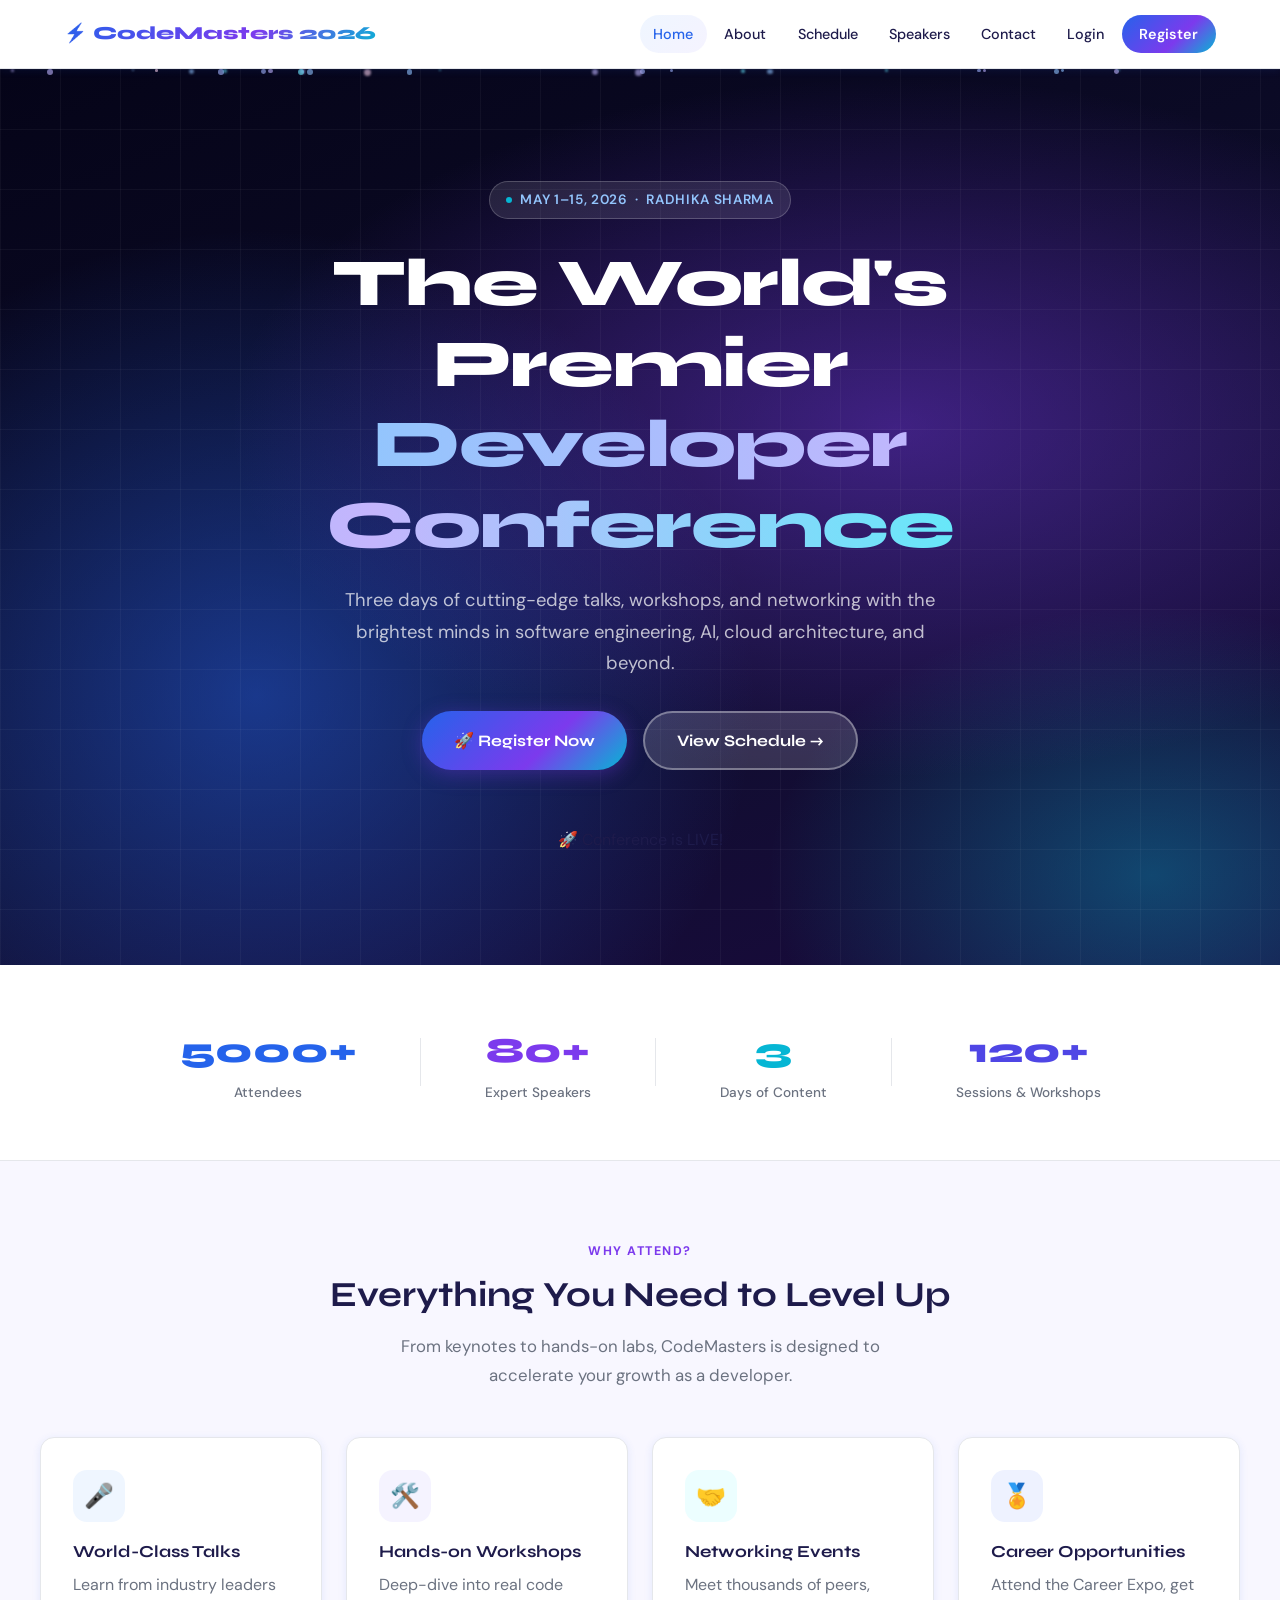
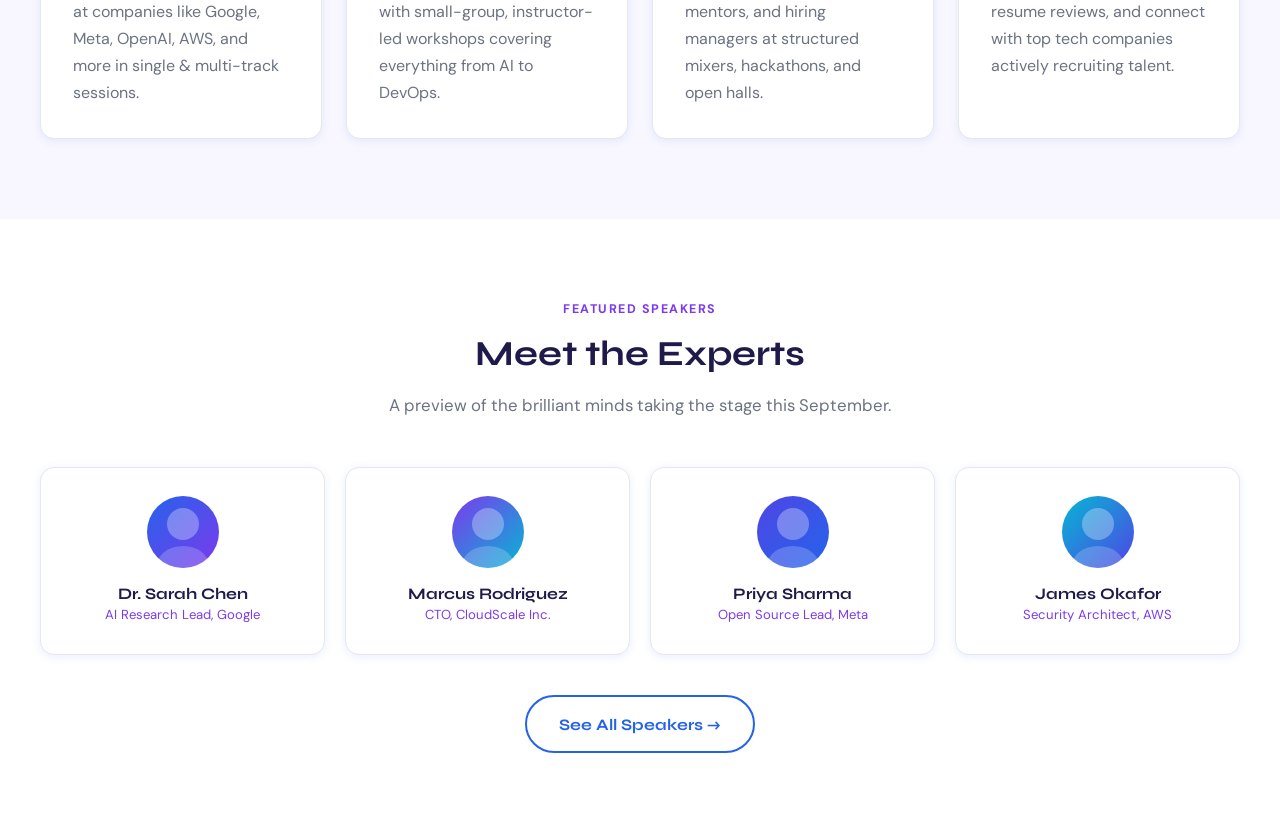
<file: index.html>
<!DOCTYPE html>
<html lang="en">
<head>
  <meta charset="UTF-8" />
  <meta name="viewport" content="width=device-width, initial-scale=1.0" />
  <title>CodeMasters Conference 2026 — Home</title>
  <link rel="stylesheet" href="styles.css" />
</head>
<body>

<!-- ── Navigation ────────────────────────────────────── -->
<nav>
  <div class="nav-inner">
    <a href="index.html" class="nav-logo">⚡ CodeMasters 2026</a>
    <div class="nav-links">
      <a href="index.html" class="active">Home</a>
      <a href="about.html">About</a>
      <a href="schedule.html">Schedule</a>
      <a href="speakers.html">Speakers</a>
      <a href="contact.html">Contact</a>
      <a href="login.html">Login</a>
      <a href="register.html" class="btn-nav">Register</a>
    </div>
    <button class="hamburger" aria-label="Toggle menu" aria-expanded="false">
      <span></span><span></span><span></span>
    </button>
  </div>
  <div class="mobile-menu">
    <a href="index.html">Home</a>
    <a href="about.html">About</a>
    <a href="schedule.html">Schedule</a>
    <a href="speakers.html">Speakers</a>
    <a href="contact.html">Contact</a>
    <a href="login.html">Login</a>
    <a href="register.html">Register</a>
  </div>
</nav>

<!-- ── Hero ──────────────────────────────────────────── -->
<section class="hero">
  <div class="hero-bg"></div>
  <div class="hero-grid"></div>
  <div class="hero-particles"></div>
  <div class="hero-content">
    <div class="hero-badge">
      <span></span> May 1–15, 2026 &nbsp;·&nbsp; Radhika Sharma
    </div>
    <h1>
      The World's Premier<br>
      <span class="grad-text">Developer Conference</span>
    </h1>
    <p class="hero-subtitle">
      Three days of cutting-edge talks, workshops, and networking with the brightest minds in software engineering, AI, cloud architecture, and beyond.
    </p>
    <div class="hero-actions">
      <a href="register.html" class="btn btn-primary" id="hero-register-btn">
        🚀 Register Now
      </a>
      <a href="schedule.html" class="btn btn-ghost">
        View Schedule →
      </a>
    </div>

    <!-- Countdown -->
    <div id="countdown" class="hero-stats" style="margin-top:3.5rem;">
      <div class="hero-stat">
        <div class="num" id="cd-days">--</div>
        <div class="label">Days</div>
      </div>
      <div class="hero-divider"></div>
      <div class="hero-stat">
        <div class="num" id="cd-hours">--</div>
        <div class="label">Hours</div>
      </div>
      <div class="hero-divider"></div>
      <div class="hero-stat">
        <div class="num" id="cd-mins">--</div>
        <div class="label">Minutes</div>
      </div>
      <div class="hero-divider"></div>
      <div class="hero-stat">
        <div class="num" id="cd-secs">--</div>
        <div class="label">Seconds</div>
      </div>
    </div>
  </div>
</section>

<!-- ── Stats Bar ──────────────────────────────────────── -->
<section style="padding:2.5rem 1.5rem; background:#fff; border-bottom:1px solid var(--border);">
  <div class="container">
    <div style="display:flex; gap:2rem; justify-content:center; flex-wrap:wrap; align-items:center;">
      <div style="text-align:center; padding:1rem 2rem;">
        <div style="font-family:'Syne',sans-serif;font-size:2.2rem;font-weight:800;color:var(--blue);">5000+</div>
        <div style="font-size:.85rem;color:var(--muted);font-weight:500;">Attendees</div>
      </div>
      <div style="width:1px;height:48px;background:var(--border);"></div>
      <div style="text-align:center; padding:1rem 2rem;">
        <div style="font-family:'Syne',sans-serif;font-size:2.2rem;font-weight:800;color:var(--purple);">80+</div>
        <div style="font-size:.85rem;color:var(--muted);font-weight:500;">Expert Speakers</div>
      </div>
      <div style="width:1px;height:48px;background:var(--border);"></div>
      <div style="text-align:center; padding:1rem 2rem;">
        <div style="font-family:'Syne',sans-serif;font-size:2.2rem;font-weight:800;color:var(--cyan);">3</div>
        <div style="font-size:.85rem;color:var(--muted);font-weight:500;">Days of Content</div>
      </div>
      <div style="width:1px;height:48px;background:var(--border);"></div>
      <div style="text-align:center; padding:1rem 2rem;">
        <div style="font-family:'Syne',sans-serif;font-size:2.2rem;font-weight:800;color:var(--indigo);">120+</div>
        <div style="font-size:.85rem;color:var(--muted);font-weight:500;">Sessions & Workshops</div>
      </div>
    </div>
  </div>
</section>

<!-- ── Why Attend ─────────────────────────────────────── -->
<section style="background:var(--bg);">
  <div class="container">
    <div class="section-header centered">
      <div class="section-label">Why Attend?</div>
      <h2 class="section-title">Everything You Need to Level Up</h2>
      <p class="section-sub">From keynotes to hands-on labs, CodeMasters is designed to accelerate your growth as a developer.</p>
    </div>
    <div class="features-grid">
      <div class="feature-card reveal">
        <div class="feature-icon blue">🎤</div>
        <h3>World-Class Talks</h3>
        <p>Learn from industry leaders at companies like Google, Meta, OpenAI, AWS, and more in single & multi-track sessions.</p>
      </div>
      <div class="feature-card reveal">
        <div class="feature-icon purple">🛠️</div>
        <h3>Hands-on Workshops</h3>
        <p>Deep-dive into real code with small-group, instructor-led workshops covering everything from AI to DevOps.</p>
      </div>
      <div class="feature-card reveal">
        <div class="feature-icon cyan">🤝</div>
        <h3>Networking Events</h3>
        <p>Meet thousands of peers, mentors, and hiring managers at structured mixers, hackathons, and open halls.</p>
      </div>
      <div class="feature-card reveal">
        <div class="feature-icon indigo">🏅</div>
        <h3>Career Opportunities</h3>
        <p>Attend the Career Expo, get resume reviews, and connect with top tech companies actively recruiting talent.</p>
      </div>
    </div>
  </div>
</section>

<!-- ── Featured Speakers Teaser ───────────────────────── -->
<section style="background:#fff;">
  <div class="container">
    <div class="section-header centered">
      <div class="section-label">Featured Speakers</div>
      <h2 class="section-title">Meet the Experts</h2>
      <p class="section-sub">A preview of the brilliant minds taking the stage this September.</p>
    </div>
    <div style="display:grid; grid-template-columns:repeat(auto-fit,minmax(200px,1fr)); gap:1.25rem; margin-bottom:2.5rem;">
      <!-- Speaker preview cards (simplified) -->
      <div class="card reveal" style="padding:1.75rem; text-align:center;">
        <div style="width:72px;height:72px;border-radius:50%;margin:0 auto 1rem;overflow:hidden;background:linear-gradient(135deg,#2563eb,#7c3aed);">
          <svg viewBox="0 0 72 72" xmlns="http://www.w3.org/2000/svg" style="width:100%;height:100%;">
            <circle cx="36" cy="28" r="16" fill="rgba(255,255,255,0.3)"/>
            <ellipse cx="36" cy="70" rx="26" ry="20" fill="rgba(255,255,255,0.2)"/>
          </svg>
        </div>
        <h3 style="font-size:1rem;">Dr. Sarah Chen</h3>
        <p style="font-size:.82rem;margin:0;color:var(--purple);">AI Research Lead, Google</p>
      </div>
      <div class="card reveal" style="padding:1.75rem; text-align:center;">
        <div style="width:72px;height:72px;border-radius:50%;margin:0 auto 1rem;overflow:hidden;background:linear-gradient(135deg,#7c3aed,#06b6d4);">
          <svg viewBox="0 0 72 72" xmlns="http://www.w3.org/2000/svg" style="width:100%;height:100%;">
            <circle cx="36" cy="28" r="16" fill="rgba(255,255,255,0.3)"/>
            <ellipse cx="36" cy="70" rx="26" ry="20" fill="rgba(255,255,255,0.2)"/>
          </svg>
        </div>
        <h3 style="font-size:1rem;">Marcus Rodriguez</h3>
        <p style="font-size:.82rem;margin:0;color:var(--purple);">CTO, CloudScale Inc.</p>
      </div>
      <div class="card reveal" style="padding:1.75rem; text-align:center;">
        <div style="width:72px;height:72px;border-radius:50%;margin:0 auto 1rem;overflow:hidden;background:linear-gradient(135deg,#4f46e5,#2563eb);">
          <svg viewBox="0 0 72 72" xmlns="http://www.w3.org/2000/svg" style="width:100%;height:100%;">
            <circle cx="36" cy="28" r="16" fill="rgba(255,255,255,0.3)"/>
            <ellipse cx="36" cy="70" rx="26" ry="20" fill="rgba(255,255,255,0.2)"/>
          </svg>
        </div>
        <h3 style="font-size:1rem;">Priya Sharma</h3>
        <p style="font-size:.82rem;margin:0;color:var(--purple);">Open Source Lead, Meta</p>
      </div>
      <div class="card reveal" style="padding:1.75rem; text-align:center;">
        <div style="width:72px;height:72px;border-radius:50%;margin:0 auto 1rem;overflow:hidden;background:linear-gradient(135deg,#06b6d4,#4f46e5);">
          <svg viewBox="0 0 72 72" xmlns="http://www.w3.org/2000/svg" style="width:100%;height:100%;">
            <circle cx="36" cy="28" r="16" fill="rgba(255,255,255,0.3)"/>
            <ellipse cx="36" cy="70" rx="26" ry="20" fill="rgba(255,255,255,0.2)"/>
          </svg>
        </div>
        <h3 style="font-size:1rem;">James Okafor</h3>
        <p style="font-size:.82rem;margin:0;color:var(--purple);">Security Architect, AWS</p>
      </div>
    </div>
    <div style="text-align:center;">
      <a href="speakers.html" class="btn btn-outline">See All Speakers →</a>
    </div>
  </div>
</section>


<script src="script.js"></script>
</body>
</html>
</file>
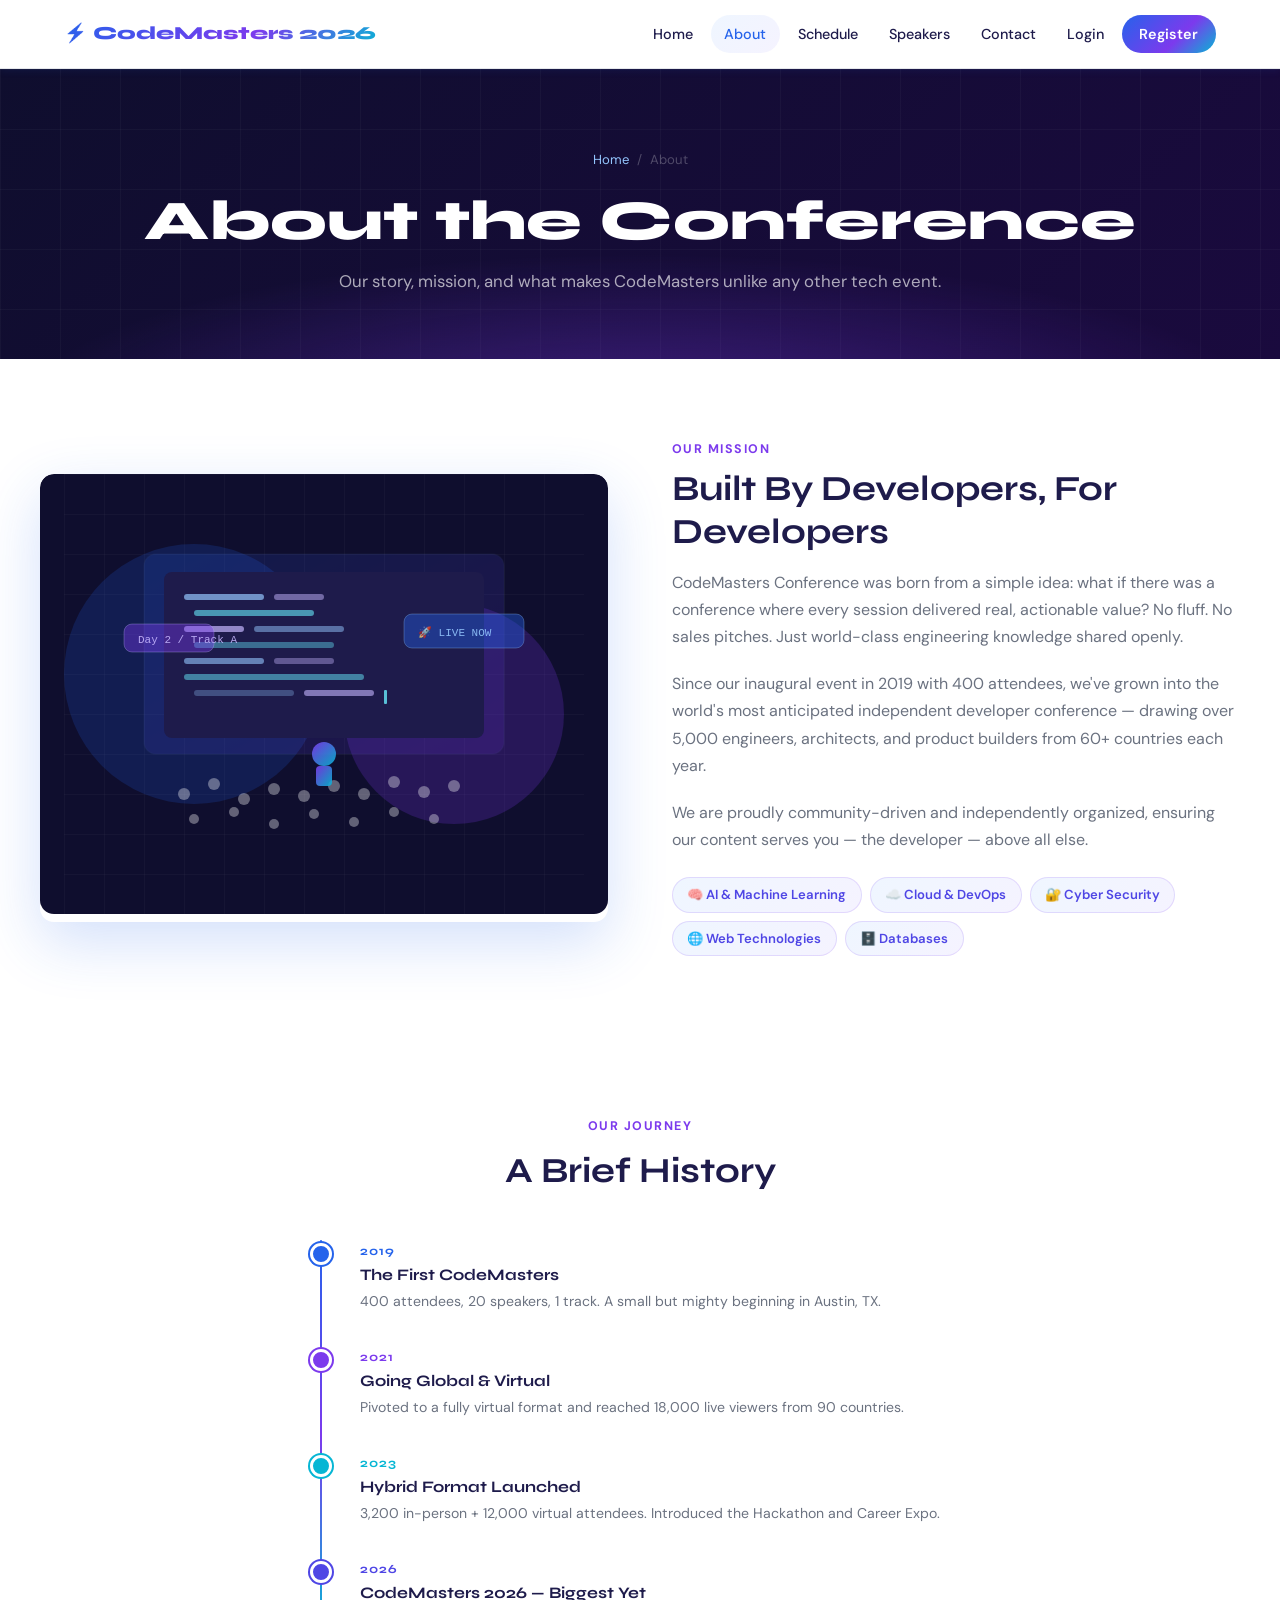
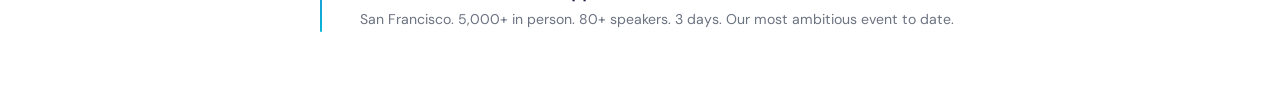
<file: about.html>
<!DOCTYPE html>
<html lang="en">
<head>
  <meta charset="UTF-8" />
  <meta name="viewport" content="width=device-width, initial-scale=1.0" />
  <title>About — CodeMasters Conference 2026</title>
  <link rel="stylesheet" href="styles.css" />
</head>
<body>

<nav>
  <div class="nav-inner">
    <a href="index.html" class="nav-logo">⚡ CodeMasters 2026</a>
    <div class="nav-links">
      <a href="index.html">Home</a>
      <a href="about.html" class="active">About</a>
      <a href="schedule.html">Schedule</a>
      <a href="speakers.html">Speakers</a>
      <a href="contact.html">Contact</a>
      <a href="login.html">Login</a>
      <a href="register.html" class="btn-nav">Register</a>
    </div>
    <button class="hamburger" aria-label="Toggle menu" aria-expanded="false">
      <span></span><span></span><span></span>
    </button>
  </div>
  <div class="mobile-menu">
    <a href="index.html">Home</a>
    <a href="about.html">About</a>
    <a href="schedule.html">Schedule</a>
    <a href="speakers.html">Speakers</a>
    <a href="contact.html">Contact</a>
    <a href="login.html">Login</a>
    <a href="register.html">Register</a>
  </div>
</nav>

<!-- Page Hero -->
<div class="page-hero">
  <div class="container">
    <div class="breadcrumb">
      <a href="index.html">Home</a><span>/</span><span>About</span>
    </div>
    <h1>About the Conference</h1>
    <p>Our story, mission, and what makes CodeMasters unlike any other tech event.</p>
  </div>
</div>

<!-- Mission Split -->
<section style="background:#fff;">
  <div class="container">
    <div class="about-split">
      <div class="about-img-wrap reveal">
        <!-- SVG Illustration: Conference / Technology -->
        <svg viewBox="0 0 520 440" xmlns="http://www.w3.org/2000/svg" style="width:100%;height:440px;background:#0f0e2e;border-radius:14px;">
          <!-- Background grid -->
          <defs>
            <pattern id="grid" width="40" height="40" patternUnits="userSpaceOnUse">
              <path d="M40 0L0 0 0 40" fill="none" stroke="rgba(255,255,255,0.05)" stroke-width="1"/>
            </pattern>
            <linearGradient id="gA" x1="0%" y1="0%" x2="100%" y2="100%">
              <stop offset="0%" stop-color="#2563eb"/>
              <stop offset="100%" stop-color="#7c3aed"/>
            </linearGradient>
            <linearGradient id="gB" x1="0%" y1="0%" x2="100%" y2="100%">
              <stop offset="0%" stop-color="#7c3aed"/>
              <stop offset="100%" stop-color="#06b6d4"/>
            </linearGradient>
          </defs>
          <rect width="520" height="440" fill="#0f0e2e"/>
          <rect width="520" height="440" fill="url(#grid)"/>
          <!-- Glow blobs -->
          <ellipse cx="130" cy="200" rx="130" ry="130" fill="rgba(37,99,235,0.18)"/>
          <ellipse cx="390" cy="240" rx="110" ry="110" fill="rgba(124,58,237,0.22)"/>
          <!-- Stage / Screen -->
          <rect x="80" y="80" width="360" height="200" rx="12" fill="url(#gA)" opacity="0.15" stroke="rgba(147,197,253,0.25)" stroke-width="1.5"/>
          <!-- Screen content -->
          <rect x="100" y="98" width="320" height="166" rx="8" fill="#1e1b4b"/>
          <!-- Code lines -->
          <rect x="120" y="120" width="80" height="6" rx="3" fill="rgba(147,197,253,0.7)"/>
          <rect x="210" y="120" width="50" height="6" rx="3" fill="rgba(196,181,253,0.5)"/>
          <rect x="130" y="136" width="120" height="6" rx="3" fill="rgba(103,232,249,0.6)"/>
          <rect x="120" y="152" width="60" height="6" rx="3" fill="rgba(196,181,253,0.7)"/>
          <rect x="190" y="152" width="90" height="6" rx="3" fill="rgba(147,197,253,0.5)"/>
          <rect x="130" y="168" width="140" height="6" rx="3" fill="rgba(103,232,249,0.4)"/>
          <rect x="120" y="184" width="80" height="6" rx="3" fill="rgba(147,197,253,0.6)"/>
          <rect x="210" y="184" width="60" height="6" rx="3" fill="rgba(196,181,253,0.4)"/>
          <rect x="120" y="200" width="180" height="6" rx="3" fill="rgba(103,232,249,0.5)"/>
          <rect x="130" y="216" width="100" height="6" rx="3" fill="rgba(147,197,253,0.3)"/>
          <rect x="240" y="216" width="70" height="6" rx="3" fill="rgba(196,181,253,0.6)"/>
          <!-- Cursor blink -->
          <rect x="320" y="216" width="3" height="14" rx="1" fill="rgba(103,232,249,0.9)">
            <animate attributeName="opacity" values="1;0;1" dur="1.2s" repeatCount="indefinite"/>
          </rect>
          <!-- Audience dots -->
          <g fill="rgba(255,255,255,0.35)">
            <circle cx="120" cy="320" r="6"/>
            <circle cx="150" cy="310" r="6"/>
            <circle cx="180" cy="325" r="6"/>
            <circle cx="210" cy="315" r="6"/>
            <circle cx="240" cy="322" r="6"/>
            <circle cx="270" cy="312" r="6"/>
            <circle cx="300" cy="320" r="6"/>
            <circle cx="330" cy="308" r="6"/>
            <circle cx="360" cy="318" r="6"/>
            <circle cx="390" cy="312" r="6"/>
            <circle cx="130" cy="345" r="5"/>
            <circle cx="170" cy="338" r="5"/>
            <circle cx="210" cy="350" r="5"/>
            <circle cx="250" cy="340" r="5"/>
            <circle cx="290" cy="348" r="5"/>
            <circle cx="330" cy="338" r="5"/>
            <circle cx="370" cy="345" r="5"/>
          </g>
          <!-- Speaker silhouette -->
          <circle cx="260" cy="280" r="12" fill="url(#gB)" opacity="0.9"/>
          <rect x="252" y="292" width="16" height="20" rx="4" fill="url(#gB)" opacity="0.9"/>
          <!-- Floating badges -->
          <rect x="340" y="140" width="120" height="34" rx="8" fill="rgba(37,99,235,0.4)" stroke="rgba(147,197,253,0.3)" stroke-width="1"/>
          <text x="354" y="162" font-family="monospace" font-size="11" fill="rgba(147,197,253,0.9)">🚀 LIVE NOW</text>
          <rect x="60" y="150" width="90" height="28" rx="8" fill="rgba(124,58,237,0.4)" stroke="rgba(196,181,253,0.3)" stroke-width="1"/>
          <text x="74" y="169" font-family="monospace" font-size="11" fill="rgba(196,181,253,0.9)">Day 2 / Track A</text>
        </svg>
      </div>
      <div class="about-text reveal">
        <span class="section-label">Our Mission</span>
        <h2>Built By Developers, For Developers</h2>
        <p>CodeMasters Conference was born from a simple idea: what if there was a conference where every session delivered real, actionable value? No fluff. No sales pitches. Just world-class engineering knowledge shared openly.</p>
        <p>Since our inaugural event in 2019 with 400 attendees, we've grown into the world's most anticipated independent developer conference — drawing over 5,000 engineers, architects, and product builders from 60+ countries each year.</p>
        <p>We are proudly community-driven and independently organized, ensuring our content serves you — the developer — above all else.</p>
        <div class="about-pills">
          <span class="pill">🧠 AI & Machine Learning</span>
          <span class="pill">☁️ Cloud & DevOps</span>
          <span class="pill">🔐 Cyber Security</span>
          <span class="pill">🌐 Web Technologies</span>
          <span class="pill">🗄️ Databases</span>
        </div>
      </div>
    </div>
  </div>
</section>


<!-- Timeline -->
<section style="background:#fff;">
  <div class="container">
    <div class="section-header centered">
      <div class="section-label">Our Journey</div>
      <h2 class="section-title">A Brief History</h2>
    </div>
    <div style="max-width:680px;margin:0 auto;">
      <div style="position:relative;">
        <div style="position:absolute;left:20px;top:0;bottom:0;width:2px;background:linear-gradient(to bottom,#2563eb,#7c3aed,#06b6d4);border-radius:2px;"></div>
        <!-- Timeline items -->
        <div style="display:flex;gap:1.5rem;align-items:flex-start;margin-bottom:2rem;padding-left:60px;position:relative;" class="reveal">
          <div style="position:absolute;left:10px;top:3px;width:22px;height:22px;border-radius:50%;background:var(--blue);border:3px solid #fff;box-shadow:0 0 0 2px var(--blue);"></div>
          <div>
            <div style="font-family:'Syne',sans-serif;font-weight:700;font-size:.78rem;text-transform:uppercase;letter-spacing:.08em;color:var(--blue);margin-bottom:.25rem;">2019</div>
            <h3 style="font-size:1rem;margin-bottom:.35rem;">The First CodeMasters</h3>
            <p style="font-size:.88rem;">400 attendees, 20 speakers, 1 track. A small but mighty beginning in Austin, TX.</p>
          </div>
        </div>
        <div style="display:flex;gap:1.5rem;align-items:flex-start;margin-bottom:2rem;padding-left:60px;position:relative;" class="reveal">
          <div style="position:absolute;left:10px;top:3px;width:22px;height:22px;border-radius:50%;background:var(--purple);border:3px solid #fff;box-shadow:0 0 0 2px var(--purple);"></div>
          <div>
            <div style="font-family:'Syne',sans-serif;font-weight:700;font-size:.78rem;text-transform:uppercase;letter-spacing:.08em;color:var(--purple);margin-bottom:.25rem;">2021</div>
            <h3 style="font-size:1rem;margin-bottom:.35rem;">Going Global & Virtual</h3>
            <p style="font-size:.88rem;">Pivoted to a fully virtual format and reached 18,000 live viewers from 90 countries.</p>
          </div>
        </div>
        <div style="display:flex;gap:1.5rem;align-items:flex-start;margin-bottom:2rem;padding-left:60px;position:relative;" class="reveal">
          <div style="position:absolute;left:10px;top:3px;width:22px;height:22px;border-radius:50%;background:var(--cyan);border:3px solid #fff;box-shadow:0 0 0 2px var(--cyan);"></div>
          <div>
            <div style="font-family:'Syne',sans-serif;font-weight:700;font-size:.78rem;text-transform:uppercase;letter-spacing:.08em;color:var(--cyan);margin-bottom:.25rem;">2023</div>
            <h3 style="font-size:1rem;margin-bottom:.35rem;">Hybrid Format Launched</h3>
            <p style="font-size:.88rem;">3,200 in-person + 12,000 virtual attendees. Introduced the Hackathon and Career Expo.</p>
          </div>
        </div>
        <div style="display:flex;gap:1.5rem;align-items:flex-start;padding-left:60px;position:relative;" class="reveal">
          <div style="position:absolute;left:10px;top:3px;width:22px;height:22px;border-radius:50%;background:var(--indigo);border:3px solid #fff;box-shadow:0 0 0 2px var(--indigo);"></div>
          <div>
            <div style="font-family:'Syne',sans-serif;font-weight:700;font-size:.78rem;text-transform:uppercase;letter-spacing:.08em;color:var(--indigo);margin-bottom:.25rem;">2026</div>
            <h3 style="font-size:1rem;margin-bottom:.35rem;">CodeMasters 2026 — Biggest Yet</h3>
            <p style="font-size:.88rem;">San Francisco. 5,000+ in person. 80+ speakers. 3 days. Our most ambitious event to date.</p>
          </div>
        </div>
      </div>
    </div>
  </div>
</section>


<script src="script.js"></script>
</body>
</html>
</file>
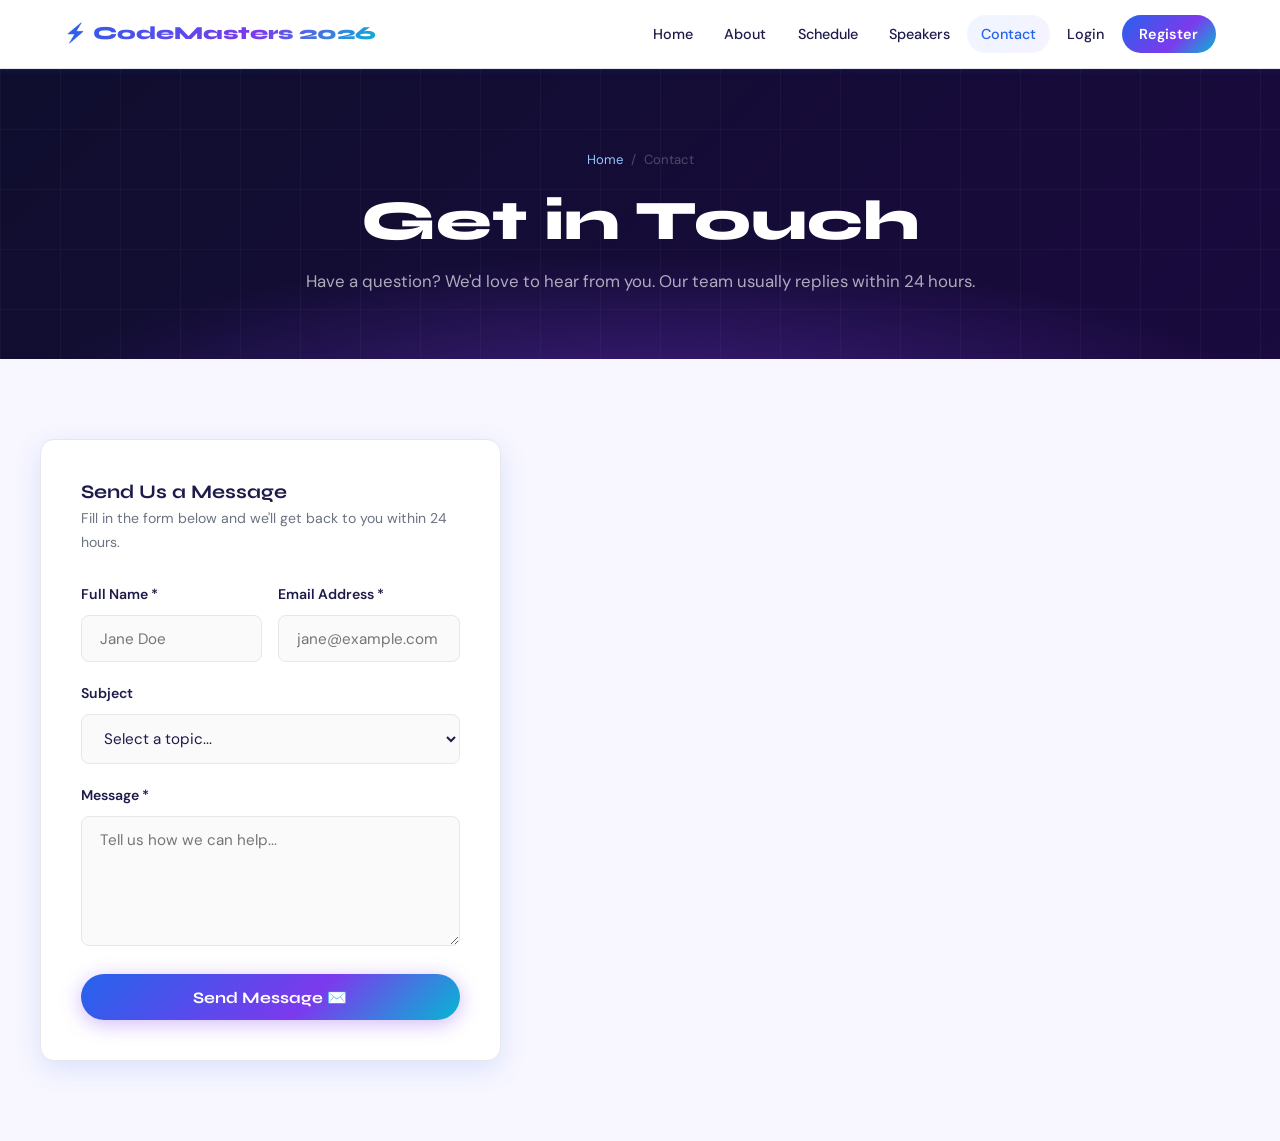
<file: contact.html>
<!DOCTYPE html>
<html lang="en">
<head>
  <meta charset="UTF-8" />
  <meta name="viewport" content="width=device-width, initial-scale=1.0" />
  <title>Contact — CodeMasters Conference 2026</title>
  <link rel="stylesheet" href="styles.css" />
</head>
<body>

<nav>
  <div class="nav-inner">
    <a href="index.html" class="nav-logo">⚡ CodeMasters 2026</a>
    <div class="nav-links">
      <a href="index.html">Home</a>
      <a href="about.html">About</a>
      <a href="schedule.html">Schedule</a>
      <a href="speakers.html">Speakers</a>
      <a href="contact.html" class="active">Contact</a>
      <a href="login.html">Login</a>
      <a href="register.html" class="btn-nav">Register</a>
    </div>
    <button class="hamburger" aria-label="Toggle menu" aria-expanded="false">
      <span></span><span></span><span></span>
    </button>
  </div>
  <div class="mobile-menu">
    <a href="index.html">Home</a>
    <a href="about.html">About</a>
    <a href="schedule.html">Schedule</a>
    <a href="speakers.html">Speakers</a>
    <a href="contact.html">Contact</a>
    <a href="login.html">Login</a>
    <a href="register.html">Register</a>
  </div>
</nav>

<div class="page-hero">
  <div class="container">
    <div class="breadcrumb">
      <a href="index.html">Home</a><span>/</span><span>Contact</span>
    </div>
    <h1>Get in Touch</h1>
    <p>Have a question? We'd love to hear from you. Our team usually replies within 24 hours.</p>
  </div>
</div>

<section style="background:var(--bg);">
  <div class="container">
    <div class="contact-grid">

      
      <!-- Form Side -->
      <div class="form-card reveal">
        <h3 style="margin-bottom:.25rem;">Send Us a Message</h3>
        <p style="margin-bottom:1.75rem;font-size:.88rem;">Fill in the form below and we'll get back to you within 24 hours.</p>

        <div id="contact-alert" class="alert"></div>

        <form id="contact-form" novalidate>
          <div class="form-row">
            <div class="form-group">
              <label for="c-name">Full Name *</label>
              <input type="text" id="c-name" placeholder="Jane Doe" autocomplete="name" />
            </div>
            <div class="form-group">
              <label for="c-email">Email Address *</label>
              <input type="email" id="c-email" placeholder="jane@example.com" autocomplete="email" />
            </div>
          </div>
          <div class="form-group">
            <label for="c-subject">Subject</label>
            <select id="c-subject">
              <option value="">Select a topic...</option>
              <option>Registration & Tickets</option>
              <option>Speaking Application</option>
              <option>Sponsorship & Partnerships</option>
              <option>Accessibility Needs</option>
              <option>Media & Press</option>
              <option>Technical Support</option>
              <option>Other</option>
            </select>
          </div>
          <div class="form-group">
            <label for="c-message">Message *</label>
            <textarea id="c-message" placeholder="Tell us how we can help..."></textarea>
          </div>
          <button type="submit" class="btn btn-primary" style="width:100%;justify-content:center;">
            Send Message ✉️
          </button>
        </form>
      </div>
    </div>
  </div>
</section>

<script src="script.js"></script>
</body>
</html>
</file>
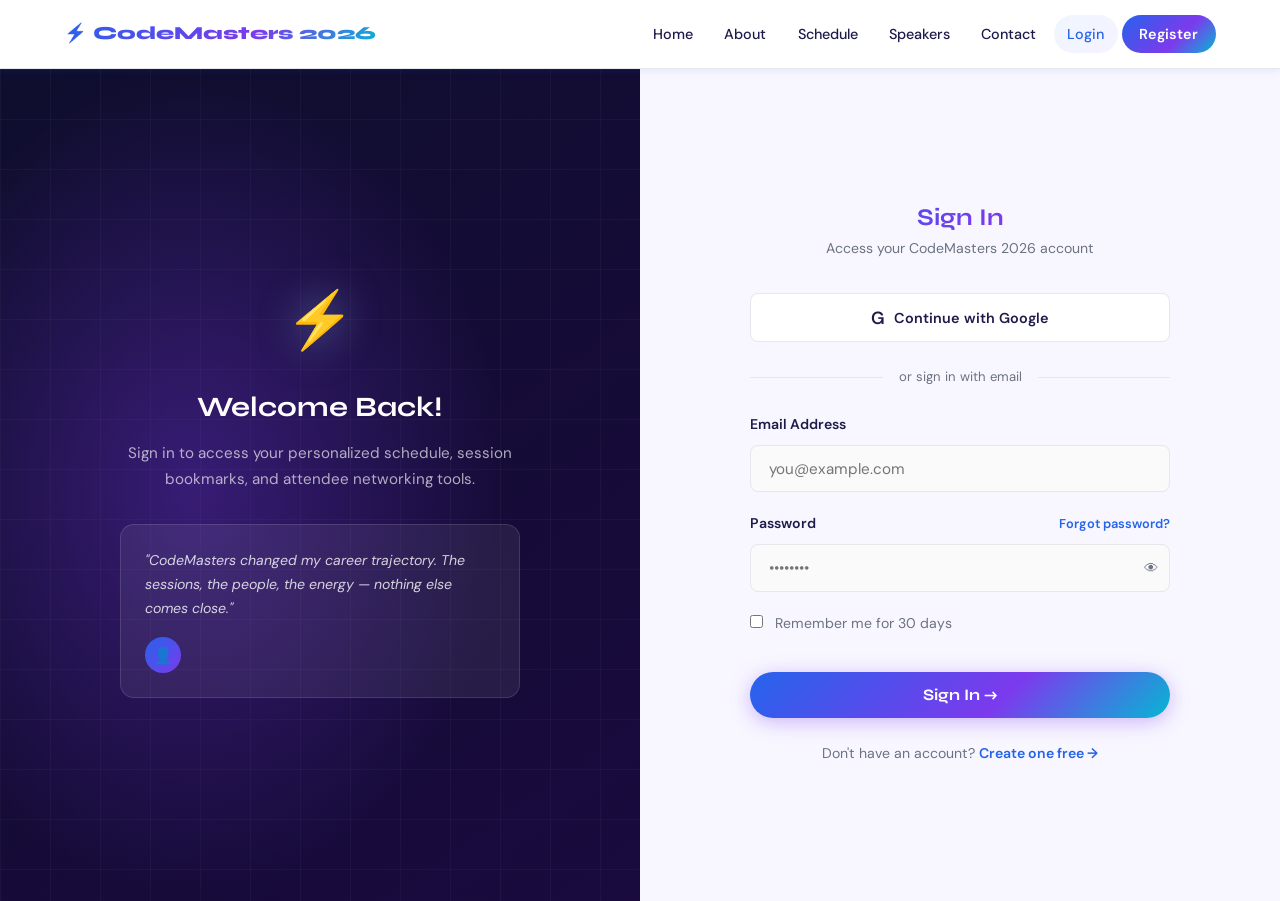
<file: login.html>
<!DOCTYPE html>
<html lang="en">
<head>
  <meta charset="UTF-8" />
  <meta name="viewport" content="width=device-width, initial-scale=1.0" />
  <title>Login — CodeMasters Conference 2026</title>
  <link rel="stylesheet" href="styles.css" />
</head>
<body>

<nav>
  <div class="nav-inner">
    <a href="index.html" class="nav-logo">⚡ CodeMasters 2026</a>
    <div class="nav-links">
      <a href="index.html">Home</a>
      <a href="about.html">About</a>
      <a href="schedule.html">Schedule</a>
      <a href="speakers.html">Speakers</a>
      <a href="contact.html">Contact</a>
      <a href="login.html" class="active">Login</a>
      <a href="register.html" class="btn-nav">Register</a>
    </div>
    <button class="hamburger" aria-label="Toggle menu" aria-expanded="false">
      <span></span><span></span><span></span>
    </button>
  </div>
  <div class="mobile-menu">
    <a href="index.html">Home</a>
    <a href="about.html">About</a>
    <a href="schedule.html">Schedule</a>
    <a href="speakers.html">Speakers</a>
    <a href="contact.html">Contact</a>
    <a href="login.html">Login</a>
    <a href="register.html">Register</a>
  </div>
</nav>

<!-- Auth split layout -->
<div style="min-height:calc(100vh - 68px);display:grid;grid-template-columns:1fr 1fr;background:var(--bg);">

  <!-- Left panel -->
  <div style="background:linear-gradient(145deg,#0f0e2e 0%,#1a0a3e 100%);display:flex;flex-direction:column;justify-content:center;align-items:center;padding:3rem;position:relative;overflow:hidden;" class="hide-mobile">
    <!-- Decorative -->
    <div style="position:absolute;inset:0;background:radial-gradient(ellipse 70% 70% at 30% 50%,rgba(124,58,237,.35) 0%,transparent 70%),linear-gradient(rgba(255,255,255,.03) 1px,transparent 1px) 0 0/50px 50px,linear-gradient(90deg,rgba(255,255,255,.03) 1px,transparent 1px) 0 0/50px 50px;"></div>
    <div style="position:relative;text-align:center;max-width:400px;">
      <div style="font-size:3.5rem;margin-bottom:1.5rem;filter:drop-shadow(0 0 20px rgba(147,197,253,0.5));">⚡</div>
      <h2 style="color:#fff;font-size:1.75rem;margin-bottom:1rem;">Welcome Back!</h2>
      <p style="color:rgba(255,255,255,.65);font-size:.95rem;line-height:1.7;margin-bottom:2rem;">Sign in to access your personalized schedule, session bookmarks, and attendee networking tools.</p>
      <!-- Testimonial -->
      <div style="background:rgba(255,255,255,.07);border:1px solid rgba(255,255,255,.12);border-radius:var(--radius);padding:1.5rem;text-align:left;">
        <p style="color:rgba(255,255,255,.8);font-size:.88rem;font-style:italic;margin-bottom:1rem;">"CodeMasters changed my career trajectory. The sessions, the people, the energy — nothing else comes close."</p>
        <div style="display:flex;align-items:center;gap:.75rem;">
          <div style="width:36px;height:36px;border-radius:50%;background:linear-gradient(135deg,#2563eb,#7c3aed);display:flex;align-items:center;justify-content:center;font-size:1rem;">👤</div>
          <div>
            
          </div>
        </div>
      </div>
    </div>
  </div>

  <!-- Right panel (form) -->
  <div style="display:flex;align-items:center;justify-content:center;padding:2rem;">
    <div style="width:100%;max-width:420px;">
      <div class="auth-logo">
        <h2>Sign In</h2>
        <p>Access your CodeMasters 2026 account</p>
      </div>

      <div id="login-alert" class="alert"></div>

      <!-- Social login -->
      <div style="display:flex;flex-direction:column;gap:.75rem;margin-bottom:1.5rem;">
        
        <button onclick="this.textContent='✅ Signing in with Google...'" style="display:flex;align-items:center;justify-content:center;gap:.6rem;padding:.8rem;border:1.5px solid var(--border);border-radius:var(--radius-sm);background:#fff;cursor:pointer;font-family:'DM Sans',sans-serif;font-size:.9rem;font-weight:600;color:var(--text);transition:all var(--transition);" onmouseover="this.style.borderColor='var(--blue)'" onmouseout="this.style.borderColor='var(--border)'">
          <span style="font-size:1.1rem;">G</span> Continue with Google
        </button>
      </div>

      <div class="auth-divider">or sign in with email</div>

      <form id="login-form" novalidate>
        <div class="form-group">
          <label for="l-email">Email Address</label>
          <input type="email" id="l-email" placeholder="you@example.com" autocomplete="email" />
        </div>
        <div class="form-group">
          <label for="l-password" style="display:flex;justify-content:space-between;align-items:center;">
            Password
            <a href="#" style="font-size:.8rem;color:var(--blue);font-weight:600;">Forgot password?</a>
          </label>
          <div style="position:relative;">
            <input type="password" id="l-password" placeholder="••••••••" autocomplete="current-password" style="padding-right:3rem;" />
            <button type="button" onclick="togglePass('l-password', this)" style="position:absolute;right:.75rem;top:50%;transform:translateY(-50%);background:none;border:none;cursor:pointer;color:var(--muted);font-size:.9rem;">👁</button>
          </div>
        </div>
        <div class="form-group">
          <div class="checkbox-group">
            <input type="checkbox" id="l-remember" />
            <label for="l-remember">Remember me for 30 days</label>
          </div>
        </div>
        <button type="submit" class="btn btn-primary" style="width:100%;justify-content:center;margin-top:.5rem;">
          Sign In →
        </button>
      </form>

      <div class="auth-footer">
        Don't have an account? <a href="register.html">Create one free →</a>
      </div>
    </div>
  </div>
</div>

<style>
  @media (max-width: 768px) {
    .hide-mobile { display: none !important; }
    div[style*="grid-template-columns:1fr 1fr"] {
      grid-template-columns: 1fr !important;
    }
  }
</style>

<script src="script.js"></script>
<script>
  function togglePass(id, btn) {
    const input = document.getElementById(id);
    input.type = input.type === 'password' ? 'text' : 'password';
    btn.textContent = input.type === 'password' ? '👁' : '🙈';
  }
</script>
</body>
</html>
</file>
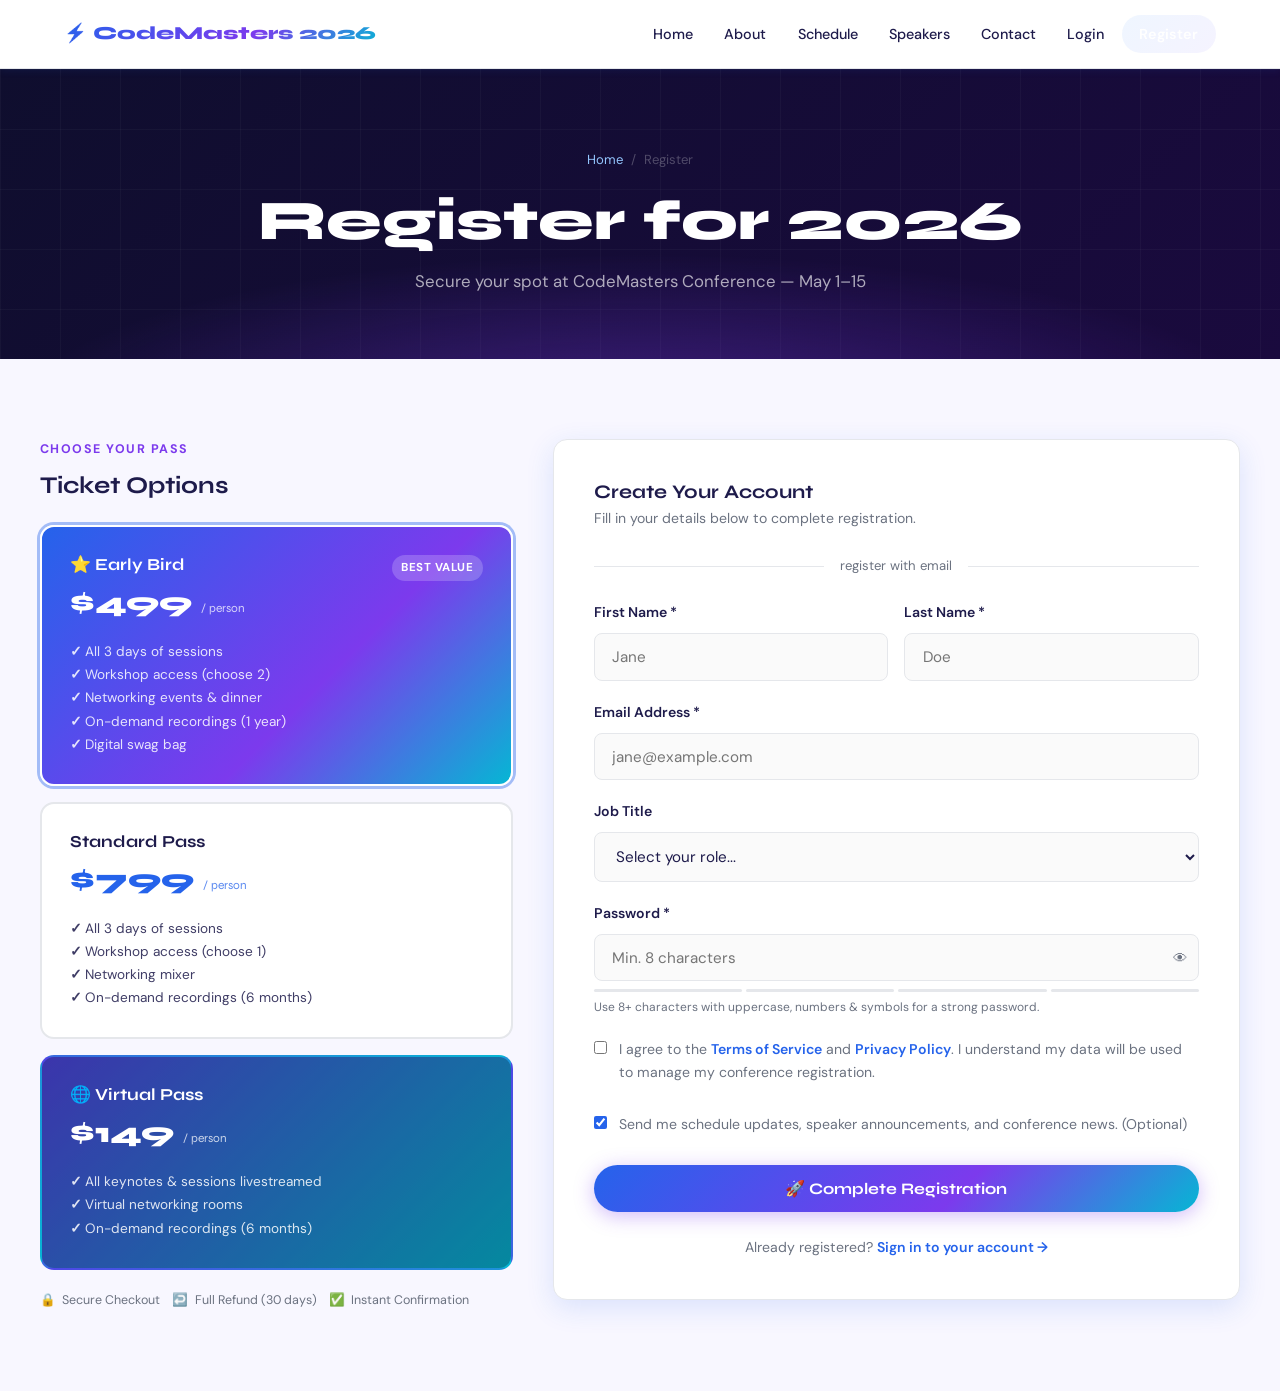
<file: register.html>
<!DOCTYPE html>
<html lang="en">
<head>
  <meta charset="UTF-8" />
  <meta name="viewport" content="width=device-width, initial-scale=1.0" />
  <title>Register — CodeMasters Conference 2026</title>
  <link rel="stylesheet" href="styles.css" />
  <style>
    .ticket-card {
      background: var(--grad);
      border-radius: var(--radius);
      padding: 1.75rem;
      color: #fff;
      margin-bottom: 1rem;
      cursor: pointer;
      border: 2px solid transparent;
      transition: all var(--transition);
      position: relative;
      overflow: hidden;
    }
    .ticket-card::before {
      content: '';
      position: absolute;
      inset: 0;
      background: rgba(0,0,0,.25);
      transition: opacity var(--transition);
    }
    .ticket-card.selected::before { opacity: 0; }
    .ticket-card.selected { border-color: #fff; box-shadow: 0 0 0 3px rgba(37,99,235,.4); }
    .ticket-card .tc-inner { position: relative; }
    .ticket-card h4 { font-family: 'Syne',sans-serif; font-size: 1.05rem; margin-bottom: .25rem; }
    .ticket-card .price { font-family: 'Syne',sans-serif; font-size: 1.8rem; font-weight: 800; }
    .ticket-card .price small { font-size: .75rem; font-weight: 400; opacity: .75; }
    .ticket-basic { background: #fff; border: 2px solid var(--border); }
    .ticket-basic::before { display: none; }
    .ticket-basic h4, .ticket-basic .price, .ticket-basic p, .ticket-basic li { color: var(--text); }
    .ticket-basic .price { color: var(--blue); }
    .ticket-basic.selected { border-color: var(--blue); box-shadow: 0 0 0 3px rgba(37,99,235,.15); }
    .ticket-feats { list-style: none; margin-top: .75rem; font-size: .85rem; opacity: .85; }
    .ticket-feats li::before { content: '✓ '; font-weight: 700; }
  </style>
</head>
<body>

<nav>
  <div class="nav-inner">
    <a href="index.html" class="nav-logo">⚡ CodeMasters 2026</a>
    <div class="nav-links">
      <a href="index.html">Home</a>
      <a href="about.html">About</a>
      <a href="schedule.html">Schedule</a>
      <a href="speakers.html">Speakers</a>
      <a href="contact.html">Contact</a>
      <a href="login.html">Login</a>
      <a href="register.html" class="btn-nav active">Register</a>
    </div>
    <button class="hamburger" aria-label="Toggle menu" aria-expanded="false">
      <span></span><span></span><span></span>
    </button>
  </div>
  <div class="mobile-menu">
    <a href="index.html">Home</a>
    <a href="about.html">About</a>
    <a href="schedule.html">Schedule</a>
    <a href="speakers.html">Speakers</a>
    <a href="contact.html">Contact</a>
    <a href="login.html">Login</a>
    <a href="register.html">Register</a>
  </div>
</nav>

<div class="page-hero">
  <div class="container">
    <div class="breadcrumb">
      <a href="index.html">Home</a><span>/</span><span>Register</span>
    </div>
    <h1>Register for 2026</h1>
    <p>Secure your spot at CodeMasters Conference — May 1–15</p>
  </div>
</div>

<section style="background:var(--bg);">
  <div class="container">
    <div style="display:grid;grid-template-columns:1.1fr 1.6fr;gap:2.5rem;align-items:start;">

      <!-- Ticket Selection -->
      <div class="reveal">
        <div class="section-label">Choose Your Pass</div>
        <h2 style="margin-bottom:1.5rem;font-size:1.5rem;">Ticket Options</h2>

        <!-- Early Bird -->
        <div class="ticket-card selected" id="ticket-eb" onclick="selectTicket('eb')">
          <div class="tc-inner">
            <div style="display:flex;justify-content:space-between;align-items:flex-start;">
              <div>
                <h4>⭐ Early Bird</h4>
                <div class="price">$499 <small>/ person</small></div>
              </div>
              <span style="background:rgba(255,255,255,.2);padding:.2rem .6rem;border-radius:20px;font-size:.72rem;font-weight:700;letter-spacing:.04em;">BEST VALUE</span>
            </div>
            <ul class="ticket-feats">
              <li>All 3 days of sessions</li>
              <li>Workshop access (choose 2)</li>
              <li>Networking events & dinner</li>
              <li>On-demand recordings (1 year)</li>
              <li>Digital swag bag</li>
            </ul>
          </div>
        </div>

        <!-- Standard -->
        <div class="ticket-card ticket-basic" id="ticket-std" onclick="selectTicket('std')">
          <div class="tc-inner">
            <h4>Standard Pass</h4>
            <div class="price">$799 <small>/ person</small></div>
            <ul class="ticket-feats">
              <li>All 3 days of sessions</li>
              <li>Workshop access (choose 1)</li>
              <li>Networking mixer</li>
              <li>On-demand recordings (6 months)</li>
            </ul>
          </div>
        </div>

        <!-- Virtual -->
        <div class="ticket-card" id="ticket-virt" onclick="selectTicket('virt')" style="background:linear-gradient(135deg,#4f46e5,#06b6d4);">
          <div class="tc-inner">
            <h4>🌐 Virtual Pass</h4>
            <div class="price">$149 <small>/ person</small></div>
            <ul class="ticket-feats">
              <li>All keynotes & sessions livestreamed</li>
              <li>Virtual networking rooms</li>
              <li>On-demand recordings (6 months)</li>
            </ul>
          </div>
        </div>

        <!-- Trust badges -->
        <div style="display:flex;gap:.75rem;flex-wrap:wrap;margin-top:1.25rem;">
          <div style="display:flex;align-items:center;gap:.4rem;font-size:.78rem;color:var(--muted);"><span>🔒</span>Secure Checkout</div>
          <div style="display:flex;align-items:center;gap:.4rem;font-size:.78rem;color:var(--muted);"><span>↩️</span>Full Refund (30 days)</div>
          <div style="display:flex;align-items:center;gap:.4rem;font-size:.78rem;color:var(--muted);"><span>✅</span>Instant Confirmation</div>
        </div>
      </div>

      <!-- Registration Form -->
      <div class="form-card reveal">
        <h3 style="margin-bottom:.25rem;">Create Your Account</h3>
        <p style="font-size:.88rem;margin-bottom:1.5rem;">Fill in your details below to complete registration.</p>

        <div id="register-alert" class="alert"></div>

        <div class="auth-divider">register with email</div>

        <form id="register-form" novalidate>
          <div class="form-row">
            <div class="form-group">
              <label for="r-fname">First Name *</label>
              <input type="text" id="r-fname" placeholder="Jane" autocomplete="given-name" />
            </div>
            <div class="form-group">
              <label for="r-lname">Last Name *</label>
              <input type="text" id="r-lname" placeholder="Doe" autocomplete="family-name" />
            </div>
          </div>
          
          <div class="form-group">
            <label for="r-email">Email Address *</label>
            <input type="email" id="r-email" placeholder="jane@example.com" autocomplete="email" />
          </div>
          <div class="form-group">
            <label for="r-role">Job Title</label>
            <select id="r-role">
              <option value="">Select your role...</option>
              <option>Software Engineer</option>
              <option>Senior Engineer / Staff Engineer</option>
              <option>Engineering Manager / Lead</option>
              <option>CTO / VP Engineering</option>
              <option>Product Manager</option>
              <option>DevOps / Platform Engineer</option>
              <option>Data Scientist / ML Engineer</option>
              <option>Security Engineer</option>
              <option>Student</option>
              <option>Other</option>
            </select>
          </div>
          <div class="form-group">
            <label for="r-password">Password *</label>
            <div style="position:relative;">
              <input type="password" id="r-password" placeholder="Min. 8 characters" autocomplete="new-password" style="padding-right:3rem;" />
              <button type="button" onclick="togglePass('r-password', this)" style="position:absolute;right:.75rem;top:50%;transform:translateY(-50%);background:none;border:none;cursor:pointer;color:var(--muted);font-size:.9rem;">👁</button>
            </div>
            <div class="strength-bar" style="margin-top:.5rem;">
              <span></span><span></span><span></span><span></span>
            </div>
            <div style="font-size:.75rem;color:var(--muted);margin-top:.3rem;">Use 8+ characters with uppercase, numbers & symbols for a strong password.</div>
          </div>
          <div class="form-group">
            <div class="checkbox-group">
              <input type="checkbox" id="r-agree" />
              <label for="r-agree">I agree to the <a href="#">Terms of Service</a> and <a href="#">Privacy Policy</a>. I understand my data will be used to manage my conference registration.</label>
            </div>
          </div>
          <div class="form-group">
            <div class="checkbox-group">
              <input type="checkbox" id="r-updates" checked />
              <label for="r-updates">Send me schedule updates, speaker announcements, and conference news. (Optional)</label>
            </div>
          </div>
          <button type="submit" class="btn btn-primary" style="width:100%;justify-content:center;font-size:1rem;">
            🚀 Complete Registration
          </button>
        </form>

        <div class="auth-footer">
          Already registered? <a href="login.html">Sign in to your account →</a>
        </div>
      </div>
    </div>
  </div>
</section>

<style>
  @media (max-width: 900px) {
    div[style*="grid-template-columns:1.1fr 1.6fr"] {
      grid-template-columns: 1fr !important;
    }
  }
</style>

<script src="script.js"></script>
<script>
document.getElementById("register-form").addEventListener("submit", function(e) {
  e.preventDefault(); // page reload थांबवतो

  const fname = document.getElementById("r-fname").value;
  const email = document.getElementById("r-email").value;
  const agree = document.getElementById("r-agree").checked;

  const alertBox = document.getElementById("register-alert");

  // Simple validation
  if (fname === "" || email === "" || !agree) {
    alertBox.style.display = "block";
    alertBox.style.color = "red";
    alertBox.textContent = "❌ Please fill all required fields and accept terms.";
    return;
  }

  // Success message
  alertBox.style.display = "block";
  alertBox.style.color = "green";
  alertBox.textContent = "✅ Registration Successful!";
  
  // Optional: reset form
  document.getElementById("register-form").reset();
});

  function selectTicket(type) {
    ['eb','std','virt'].forEach(t => {
      const el = document.getElementById('ticket-' + t);
      if (el) el.classList.remove('selected');
    });
    const selected = document.getElementById('ticket-' + type);
    if (selected) selected.classList.add('selected');
  }
  function togglePass(id, btn) {
    const input = document.getElementById(id);
    input.type = input.type === 'password' ? 'text' : 'password';
    btn.textContent = input.type === 'password' ? '👁' : '🙈';
  }
</script>
</body>
</html>
</file>
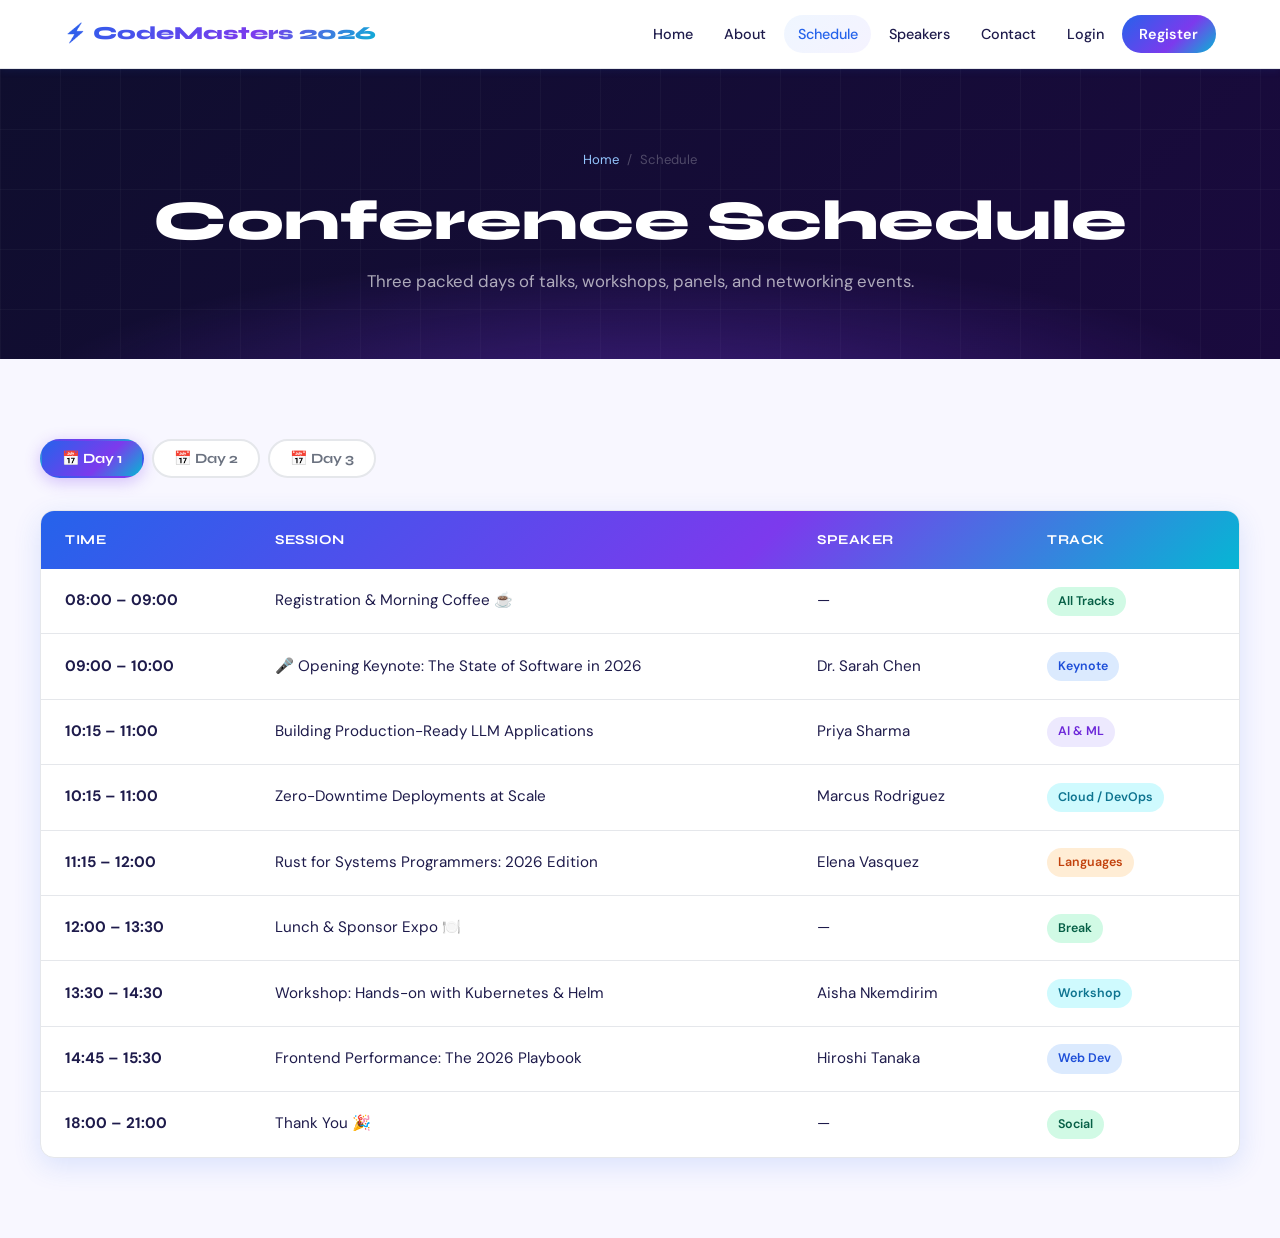
<file: schedule.html>
<!DOCTYPE html>
<html lang="en">
<head>
  <meta charset="UTF-8" />
  <meta name="viewport" content="width=device-width, initial-scale=1.0" />
  <title>Schedule — CodeMasters Conference 2026</title>
  <link rel="stylesheet" href="styles.css" />
  <style>
    .day-tabs { display:flex; gap:.5rem; flex-wrap:wrap; margin-bottom:2rem; }
    .day-tab {
      padding:.55rem 1.25rem; border-radius:50px; font-family:'Syne',sans-serif;
      font-weight:700; font-size:.88rem; cursor:pointer; border:2px solid var(--border);
      background:#fff; color:var(--muted); transition:all var(--transition);
    }
    .day-tab.active {
      background:var(--grad); color:#fff; border-color:transparent;
      box-shadow:0 4px 16px rgba(124,58,237,.3);
    }
    .day-panel { display:none; }
    .day-panel.active { display:block; animation:fadeIn .3s ease; }
    .session-type { font-size:.75rem; font-weight:700; text-transform:uppercase; letter-spacing:.06em; }
  </style>
</head>
<body>

<nav>
  <div class="nav-inner">
    <a href="index.html" class="nav-logo">⚡ CodeMasters 2026</a>
    <div class="nav-links">
      <a href="index.html">Home</a>
      <a href="about.html">About</a>
      <a href="schedule.html" class="active">Schedule</a>
      <a href="speakers.html">Speakers</a>
      <a href="contact.html">Contact</a>
      <a href="login.html">Login</a>
      <a href="register.html" class="btn-nav">Register</a>
    </div>
    <button class="hamburger" aria-label="Toggle menu" aria-expanded="false">
      <span></span><span></span><span></span>
    </button>
  </div>
  <div class="mobile-menu">
    <a href="index.html">Home</a>
    <a href="about.html">About</a>
    <a href="schedule.html">Schedule</a>
    <a href="speakers.html">Speakers</a>
    <a href="contact.html">Contact</a>
    <a href="login.html">Login</a>
    <a href="register.html">Register</a>
  </div>
</nav>

<div class="page-hero">
  <div class="container">
    <div class="breadcrumb">
      <a href="index.html">Home</a><span>/</span><span>Schedule</span>
    </div>
    <h1>Conference Schedule</h1>
    <p>Three packed days of talks, workshops, panels, and networking events.</p>
  </div>
</div>

<section style="background:var(--bg);">
  <div class="container">
    <!-- Day Tabs -->
    <div class="day-tabs">
      <button class="day-tab active" onclick="switchDay('day1', this)">📅 Day 1 </button>
      <button class="day-tab" onclick="switchDay('day2', this)">📅 Day 2 </button>
      <button class="day-tab" onclick="switchDay('day3', this)">📅 Day 3 </button>
    </div>

    <!-- Day 1 -->
    <div class="day-panel active reveal" id="day1">
      <div class="table-wrap">
        <table>
          <thead>
            <tr>
              <th>Time</th>
              <th>Session</th>
              <th>Speaker</th>
              <th>Track</th>
            </tr>
          </thead>
          <tbody>
            <tr>
              <td><strong>08:00 – 09:00</strong></td>
              <td>Registration & Morning Coffee ☕</td>
              <td>—</td>
              <td><span class="tag tag-green">All Tracks</span></td>
            </tr>
            <tr>
              <td><strong>09:00 – 10:00</strong></td>
              <td>🎤 Opening Keynote: The State of Software in 2026</td>
              <td>Dr. Sarah Chen</td>
              <td><span class="tag tag-blue">Keynote</span></td>
            </tr>
            <tr>
              <td><strong>10:15 – 11:00</strong></td>
              <td>Building Production-Ready LLM Applications</td>
              <td>Priya Sharma</td>
              <td><span class="tag tag-purple">AI & ML</span></td>
            </tr>
            <tr>
              <td><strong>10:15 – 11:00</strong></td>
              <td>Zero-Downtime Deployments at Scale</td>
              <td>Marcus Rodriguez</td>
              <td><span class="tag tag-cyan">Cloud / DevOps</span></td>
            </tr>
            <tr>
              <td><strong>11:15 – 12:00</strong></td>
              <td>Rust for Systems Programmers: 2026 Edition</td>
              <td>Elena Vasquez</td>
              <td><span class="tag tag-orange">Languages</span></td>
            </tr>
      
            <tr>
              <td><strong>12:00 – 13:30</strong></td>
              <td>Lunch & Sponsor Expo 🍽️</td>
              <td>—</td>
              <td><span class="tag tag-green">Break</span></td>
            </tr>
            <tr>
              <td><strong>13:30 – 14:30</strong></td>
              <td>Workshop: Hands-on with Kubernetes & Helm</td>
              <td>Aisha Nkemdirim</td>
              <td><span class="tag tag-cyan">Workshop</span></td>
            </tr>
            <tr>
              <td><strong>14:45 – 15:30</strong></td>
              <td>Frontend Performance: The 2026 Playbook</td>
              <td>Hiroshi Tanaka</td>
              <td><span class="tag tag-blue">Web Dev</span></td>
            </tr>
            
            <tr>
              <td><strong>18:00 – 21:00</strong></td>
              <td>Thank You  🎉</td>
              <td>—</td>
              <td><span class="tag tag-green">Social</span></td>
            </tr>
          </tbody>
        </table>
      </div>
    </div>

    <!-- Day 2 -->
    <div class="day-panel" id="day2">
      <div class="table-wrap">
        <table>
          <thead>
            <tr>
              <th>Time</th>
              <th>Session</th>
              <th>Speaker</th>
              <th>Track</th>
            </tr>
          </thead>
          <tbody>
            <tr>
              <td><strong>09:00 – 10:00</strong></td>
              <td> AI — Building with Guardrails</td>
              <td>Dr. Shree Patil</td>
              <td><span class="tag tag-blue">Keynote</span></td>
            </tr>
            <tr>
              <td><strong>10:15 – 11:00</strong></td>
              <td>Fine-Tuning vs RAG: When to Use What</td>
              <td>Dr. Sarah Patil</td>
              <td><span class="tag tag-purple">AI & ML</span></td>
            </tr>
            <tr>
              <td><strong>10:15 – 11:00</strong></td>
              <td>Platform Engineering for Mid-Scale Teams</td>
              <td>Radhika Sharma</td>
              <td><span class="tag tag-cyan">Cloud / DevOps</span></td>
            </tr>
            <tr>
              <td><strong>11:15 – 12:00</strong></td>
              <td>Database Design Patterns for High-Throughput Systems</td>
              <td>Fatima </td>
              <td><span class="tag tag-orange">Databases</span></td>
            </tr>
            <tr>
              <td><strong>11:15 – 12:00</strong></td>
              <td>Supply Chain Security: Protecting Your Dependencies</td>
              <td>Neha Gupta</td>
              <td><span class="tag tag-blue">Cyber Security</span></td>
            </tr>
            <tr>
              <td><strong>12:00 – 13:30</strong></td>
              <td>Lunch </td>
              <td>—</td>
              <td><span class="tag tag-green">Break</span></td>
            </tr>
            <tr>
              <td><strong>13:30 – 15:00</strong></td>
              <td>Workshop: Build an AI-Powered API in 90 Minutes</td>
              <td>Priya Sharma</td>
              <td><span class="tag tag-purple">Workshop</span></td>
            </tr>
            <tr>
              <td><strong>15:15 – 16:00</strong></td>
              <td>WebAssembly in the Real World</td>
              <td>Hiroshi Tanaka</td>
              <td><span class="tag tag-blue">Web Dev</span></td>
            </tr>
            
            <tr>
              <td><strong>19:00 – 22:00</strong></td>
              <td>Hackathon 💻</td>
              <td>—</td>
              <td><span class="tag tag-green">Social</span></td>
            </tr>
          </tbody>
        </table>
      </div>
    </div>

    <!-- Day 3 -->
    <div class="day-panel" id="day3">
      <div class="table-wrap">
        <table>
          <thead>
            <tr>
              <th>Time</th>
              <th>Session</th>
              <th>Speaker</th>
              <th>Track</th>
            </tr>
          </thead>
          <tbody>
            <tr>
              <td><strong>09:00 – 10:00</strong></td>
              <td>🎤 Keynote: The Next 10 Years of Computing</td>
              <td>Dr. Shree Patil</td>
              <td><span class="tag tag-blue">Keynote</span></td>
            </tr>
            <tr>
              <td><strong>10:15 – 11:00</strong></td>
              <td>Observability-Driven Development</td>
              <td>Aisha Nikam</td>
              <td><span class="tag tag-cyan">DevOps</span></td>
            </tr>
            <tr>
              <td><strong>10:15 – 11:00</strong></td>
              <td>Building Accessible Apps at Scale</td>
              <td>Fatima Al-Rashid</td>
              <td><span class="tag tag-blue">Web Dev</span></td>
            </tr>
          
            <tr>
              <td><strong>12:00 – 13:30</strong></td>
              <td> Lunch </td>
              <td>—</td>
              <td><span class="tag tag-green">Special</span></td>
            </tr>
            <tr>
              <td><strong>13:30 – 14:30</strong></td>
              <td>Open Q&A: Ask the Experts Anything</td>
              <td>All Speakers</td>
              <td><span class="tag tag-purple">Panel</span></td>
            </tr>
            <tr>
              <td><strong>14:45 – 15:30</strong></td>
              <td>Workshop: Production Incident Response Simulation</td>
              <td>James Okafor</td>
              <td><span class="tag tag-cyan">Workshop</span></td>
            </tr>
            <tr>
              <td><strong>15:45 – 16:30</strong></td>
              <td>Community Talks: Lightning Rounds ⚡</td>
              <td>Community Speakers</td>
              <td><span class="tag tag-purple">Community</span></td>
            </tr>
            <tr>
              <td><strong>16:30 – 17:00</strong></td>
              <td>🎤 Closing Keynote & Awards Ceremony</td>
              <td>Dr. Sarah Patil</td>
              <td><span class="tag tag-blue">Keynote</span></td>
            </tr>
          
          </tbody>
        </table>
      </div>
    </div>
  </div>
</section>

<script src="script.js"></script>
<script>
  function switchDay(dayId, btn) {
    document.querySelectorAll('.day-panel').forEach(p => p.classList.remove('active'));
    document.querySelectorAll('.day-tab').forEach(b => b.classList.remove('active'));
    document.getElementById(dayId).classList.add('active');
    btn.classList.add('active');
  }
</script>
</body>
</html>
</file>
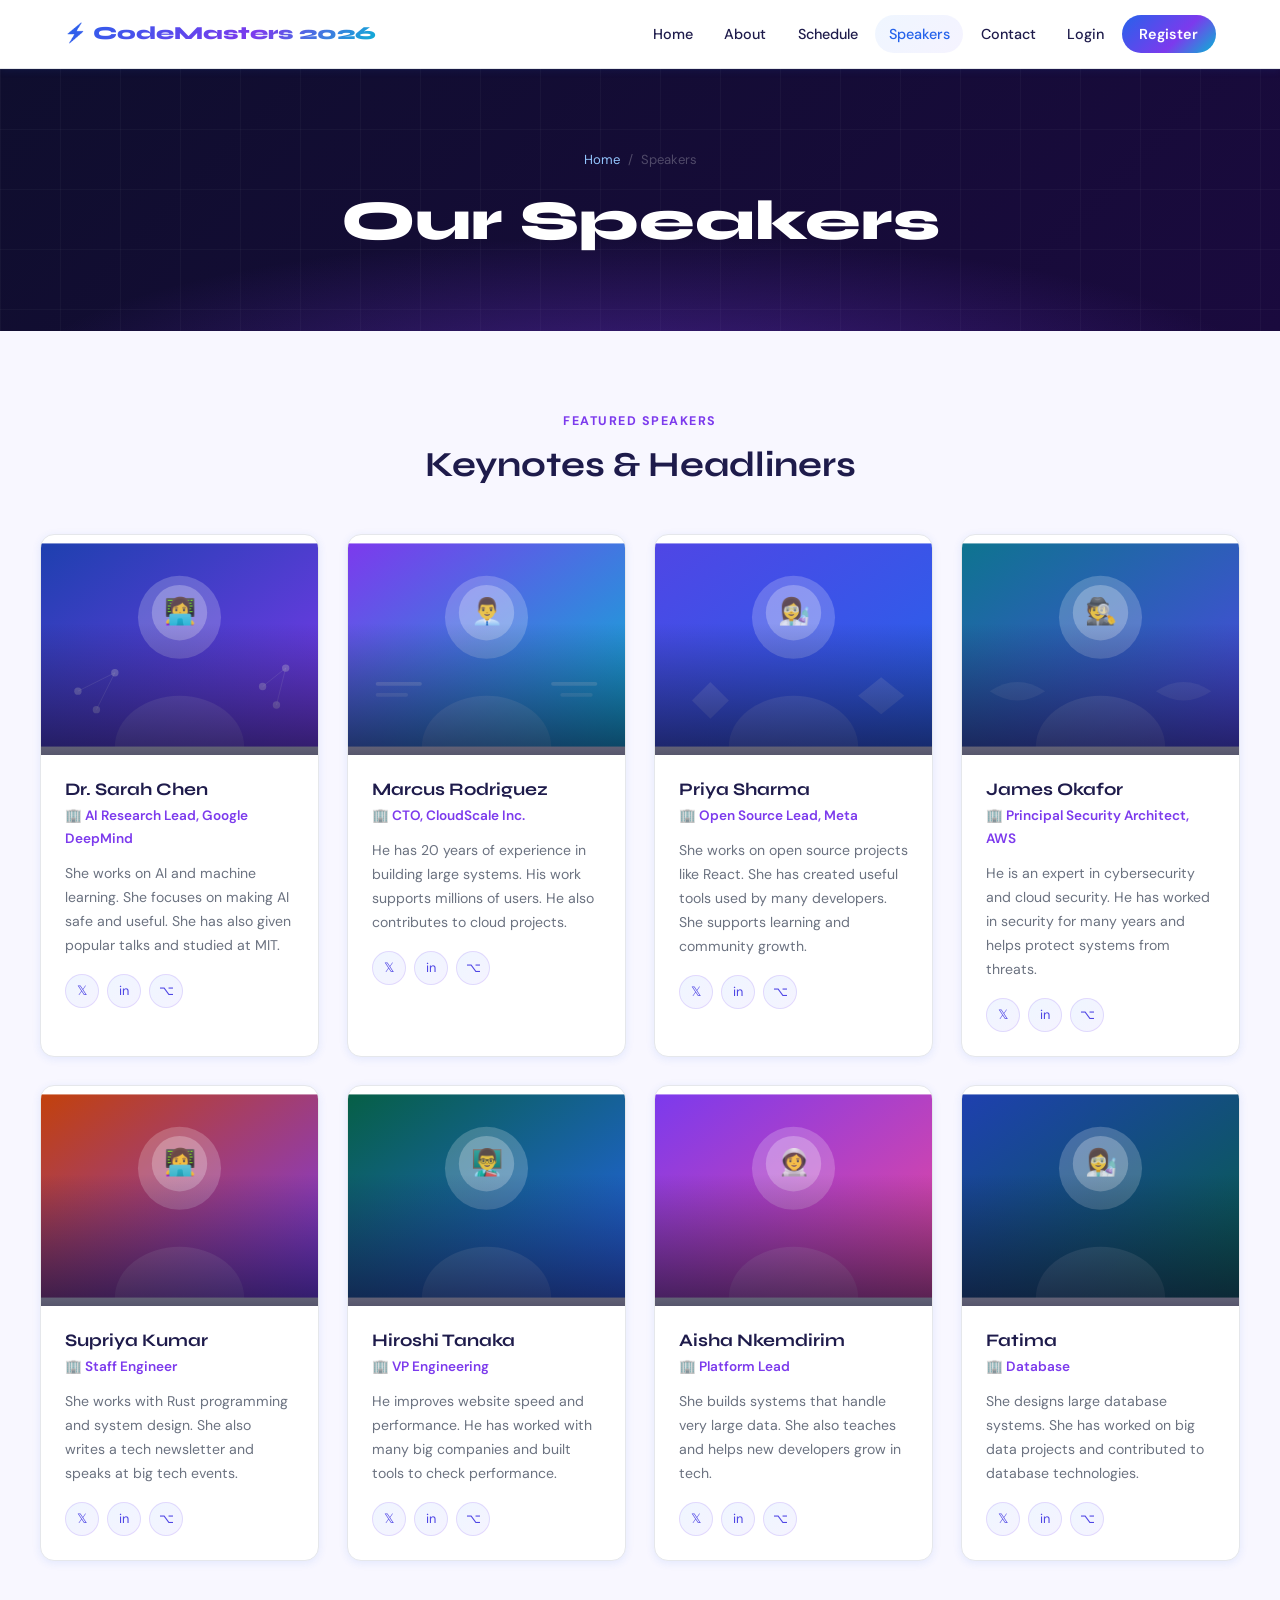
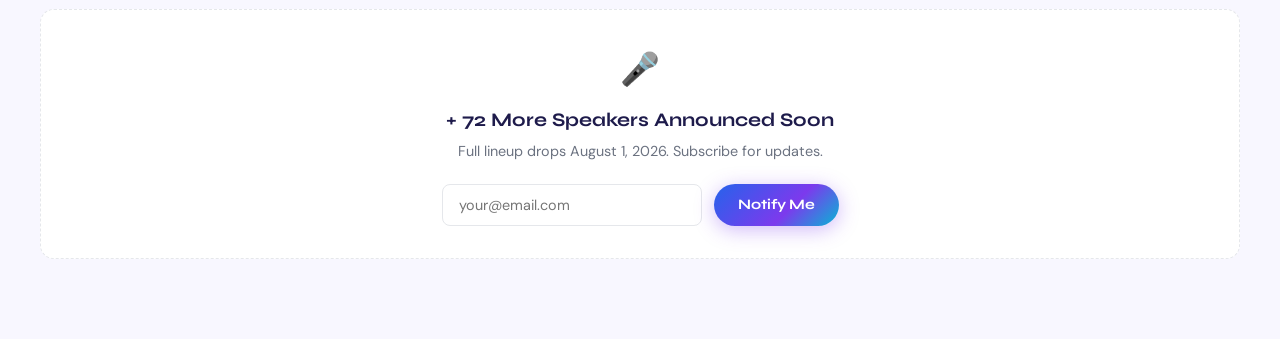
<file: speakers.html>
<!DOCTYPE html>
<html lang="en">
<head>
  <meta charset="UTF-8" />
  <meta name="viewport" content="width=device-width, initial-scale=1.0" />
  <title>Speakers — CodeMasters Conference 2026</title>
  <link rel="stylesheet" href="styles.css" />
</head>
<body>

<nav>
  <div class="nav-inner">
    <a href="index.html" class="nav-logo">⚡ CodeMasters 2026</a>
    <div class="nav-links">
      <a href="index.html">Home</a>
      <a href="about.html">About</a>
      <a href="schedule.html">Schedule</a>
      <a href="speakers.html" class="active">Speakers</a>
      <a href="contact.html">Contact</a>
      <a href="login.html">Login</a>
      <a href="register.html" class="btn-nav">Register</a>
    </div>
    <button class="hamburger" aria-label="Toggle menu" aria-expanded="false">
      <span></span><span></span><span></span>
    </button>
  </div>
  <div class="mobile-menu">
    <a href="index.html">Home</a>
    <a href="about.html">About</a>
    <a href="schedule.html">Schedule</a>
    <a href="speakers.html">Speakers</a>
    <a href="contact.html">Contact</a>
    <a href="login.html">Login</a>
    <a href="register.html">Register</a>
  </div>
</nav>

<div class="page-hero">
  <div class="container">
    <div class="breadcrumb">
      <a href="index.html">Home</a><span>/</span><span>Speakers</span>
    </div>
    <h1>Our Speakers</h1>
  </div>
</div>

<section style="background:var(--bg);">
  <div class="container">
    <div class="section-header centered">
      <div class="section-label">Featured Speakers</div>
      <h2 class="section-title">Keynotes & Headliners</h2>
    </div>

    <div class="speakers-grid">

      <!-- Speaker 1 -->
      <div class="speaker-card reveal">
        <div class="speaker-img">
          <svg viewBox="0 0 300 220" xmlns="http://www.w3.org/2000/svg" style="width:100%;height:100%;">
            <defs>
              <linearGradient id="s1" x1="0%" y1="0%" x2="100%" y2="100%">
                <stop offset="0%" stop-color="#1e40af"/>
                <stop offset="100%" stop-color="#7c3aed"/>
              </linearGradient>
            </defs>
            <rect width="300" height="220" fill="url(#s1)"/>
            <circle cx="150" cy="80" r="45" fill="rgba(255,255,255,0.2)"/>
            <ellipse cx="150" cy="220" rx="70" ry="55" fill="rgba(255,255,255,0.15)"/>
            <circle cx="150" cy="75" r="30" fill="rgba(255,255,255,0.25)"/>
            <text x="150" y="83" text-anchor="middle" font-size="28" fill="rgba(255,255,255,0.8)">👩‍💻</text>
            <!-- Neural net decoration -->
            <circle cx="40" cy="160" r="4" fill="rgba(255,255,255,0.3)"/>
            <circle cx="80" cy="140" r="4" fill="rgba(255,255,255,0.3)"/>
            <circle cx="60" cy="180" r="4" fill="rgba(255,255,255,0.3)"/>
            <line x1="40" y1="160" x2="80" y2="140" stroke="rgba(255,255,255,0.15)" stroke-width="1"/>
            <line x1="60" y1="180" x2="80" y2="140" stroke="rgba(255,255,255,0.15)" stroke-width="1"/>
            <circle cx="240" cy="155" r="4" fill="rgba(255,255,255,0.3)"/>
            <circle cx="265" cy="135" r="4" fill="rgba(255,255,255,0.3)"/>
            <circle cx="255" cy="175" r="4" fill="rgba(255,255,255,0.3)"/>
            <line x1="240" y1="155" x2="265" y2="135" stroke="rgba(255,255,255,0.15)" stroke-width="1"/>
            <line x1="255" y1="175" x2="265" y2="135" stroke="rgba(255,255,255,0.15)" stroke-width="1"/>
          </svg>
          <div class="speaker-overlay"></div>
        </div>
        <div class="speaker-body">
          <h3>Dr. Sarah Chen</h3>
          <span class="speaker-role">🏢 AI Research Lead, Google DeepMind</span>
         <p class="speaker-bio">She works on AI and machine learning. She focuses on making AI safe and useful. She has also given popular talks and studied at MIT.</p>
          <div class="speaker-socials">
            <div class="social-btn" title="Twitter">𝕏</div>
            <div class="social-btn" title="LinkedIn">in</div>
            <div class="social-btn" title="GitHub">⌥</div>
          </div>
        </div>
      </div>

      <!-- Speaker 2 -->
      <div class="speaker-card reveal">
        <div class="speaker-img">
          <svg viewBox="0 0 300 220" xmlns="http://www.w3.org/2000/svg" style="width:100%;height:100%;">
            <defs>
              <linearGradient id="s2" x1="0%" y1="0%" x2="100%" y2="100%">
                <stop offset="0%" stop-color="#7c3aed"/>
                <stop offset="100%" stop-color="#06b6d4"/>
              </linearGradient>
            </defs>
            <rect width="300" height="220" fill="url(#s2)"/>
            <circle cx="150" cy="80" r="45" fill="rgba(255,255,255,0.2)"/>
            <ellipse cx="150" cy="220" rx="70" ry="55" fill="rgba(255,255,255,0.15)"/>
            <circle cx="150" cy="75" r="30" fill="rgba(255,255,255,0.25)"/>
            <text x="150" y="83" text-anchor="middle" font-size="28" fill="rgba(255,255,255,0.8)">👨‍💼</text>
            <rect x="30" y="150" width="50" height="4" rx="2" fill="rgba(255,255,255,0.2)"/>
            <rect x="30" y="162" width="35" height="4" rx="2" fill="rgba(255,255,255,0.15)"/>
            <rect x="220" y="150" width="50" height="4" rx="2" fill="rgba(255,255,255,0.2)"/>
            <rect x="230" y="162" width="35" height="4" rx="2" fill="rgba(255,255,255,0.15)"/>
          </svg>
          <div class="speaker-overlay"></div>
        </div>
        <div class="speaker-body">
          <h3>Marcus Rodriguez</h3>
          <span class="speaker-role">🏢 CTO, CloudScale Inc.</span>
          <p class="speaker-bio">He has 20 years of experience in building large systems. His work supports millions of users. He also contributes to cloud projects.</p>
          <div class="speaker-socials">
            <div class="social-btn" title="Twitter">𝕏</div>
            <div class="social-btn" title="LinkedIn">in</div>
            <div class="social-btn" title="GitHub">⌥</div>
          </div>
        </div>
      </div>

      <!-- Speaker 3 -->
      <div class="speaker-card reveal">
        <div class="speaker-img">
          <svg viewBox="0 0 300 220" xmlns="http://www.w3.org/2000/svg" style="width:100%;height:100%;">
            <defs>
              <linearGradient id="s3" x1="0%" y1="0%" x2="100%" y2="100%">
                <stop offset="0%" stop-color="#4f46e5"/>
                <stop offset="100%" stop-color="#2563eb"/>
              </linearGradient>
            </defs>
            <rect width="300" height="220" fill="url(#s3)"/>
            <circle cx="150" cy="80" r="45" fill="rgba(255,255,255,0.2)"/>
            <ellipse cx="150" cy="220" rx="70" ry="55" fill="rgba(255,255,255,0.15)"/>
            <circle cx="150" cy="75" r="30" fill="rgba(255,255,255,0.25)"/>
            <text x="150" y="83" text-anchor="middle" font-size="28" fill="rgba(255,255,255,0.8)">👩‍🔬</text>
            <polygon points="40,170 60,150 80,170 60,190" fill="rgba(255,255,255,0.15)"/>
            <polygon points="220,165 245,145 270,165 245,185" fill="rgba(255,255,255,0.15)"/>
          </svg>
          <div class="speaker-overlay"></div>
        </div>
        <div class="speaker-body">
          <h3>Priya Sharma</h3>
          <span class="speaker-role">🏢 Open Source Lead, Meta</span>
          <p class="speaker-bio">She works on open source projects like React. She has created useful tools used by many developers. She supports learning and community growth.</p>
          <div class="speaker-socials">
            <div class="social-btn" title="Twitter">𝕏</div>
            <div class="social-btn" title="LinkedIn">in</div>
            <div class="social-btn" title="GitHub">⌥</div>
          </div>
        </div>
      </div>

      <!-- Speaker 4 -->
      <div class="speaker-card reveal">
        <div class="speaker-img">
          <svg viewBox="0 0 300 220" xmlns="http://www.w3.org/2000/svg" style="width:100%;height:100%;">
            <defs>
              <linearGradient id="s4" x1="0%" y1="0%" x2="100%" y2="100%">
                <stop offset="0%" stop-color="#0e7490"/>
                <stop offset="100%" stop-color="#4f46e5"/>
              </linearGradient>
            </defs>
            <rect width="300" height="220" fill="url(#s4)"/>
            <circle cx="150" cy="80" r="45" fill="rgba(255,255,255,0.2)"/>
            <ellipse cx="150" cy="220" rx="70" ry="55" fill="rgba(255,255,255,0.15)"/>
            <circle cx="150" cy="75" r="30" fill="rgba(255,255,255,0.25)"/>
            <text x="150" y="83" text-anchor="middle" font-size="28" fill="rgba(255,255,255,0.8)">🕵️</text>
            <path d="M30 160 Q60 140 90 160 Q60 180 30 160Z" fill="rgba(255,255,255,0.1)"/>
            <path d="M210 160 Q240 140 270 160 Q240 180 210 160Z" fill="rgba(255,255,255,0.1)"/>
          </svg>
          <div class="speaker-overlay"></div>
        </div>
        <div class="speaker-body">
          <h3>James Okafor</h3>
          <span class="speaker-role">🏢 Principal Security Architect, AWS</span>
         <p class="speaker-bio">He is an expert in cybersecurity and cloud security. He has worked in security for many years and helps protect systems from threats.</p>
          <div class="speaker-socials">
            <div class="social-btn" title="Twitter">𝕏</div>
            <div class="social-btn" title="LinkedIn">in</div>
            <div class="social-btn" title="GitHub">⌥</div>
          </div>
        </div>
      </div>

      <!-- Speaker 5 -->
      <div class="speaker-card reveal">
        <div class="speaker-img">
          <svg viewBox="0 0 300 220" xmlns="http://www.w3.org/2000/svg" style="width:100%;height:100%;">
            <defs>
              <linearGradient id="s5" x1="0%" y1="0%" x2="100%" y2="100%">
                <stop offset="0%" stop-color="#c2410c"/>
                <stop offset="100%" stop-color="#7c3aed"/>
              </linearGradient>
            </defs>
            <rect width="300" height="220" fill="url(#s5)"/>
            <circle cx="150" cy="80" r="45" fill="rgba(255,255,255,0.2)"/>
            <ellipse cx="150" cy="220" rx="70" ry="55" fill="rgba(255,255,255,0.15)"/>
            <circle cx="150" cy="75" r="30" fill="rgba(255,255,255,0.25)"/>
            <text x="150" y="83" text-anchor="middle" font-size="28" fill="rgba(255,255,255,0.8)">👩‍💻</text>
          </svg>
          <div class="speaker-overlay"></div>
        </div>
        <div class="speaker-body">
          <h3>Supriya Kumar</h3>
          <span class="speaker-role">🏢 Staff Engineer</span>
          <p class="speaker-bio">She works with Rust programming and system design. She also writes a tech newsletter and speaks at big tech events.</p>
          <div class="speaker-socials">
            <div class="social-btn" title="Twitter">𝕏</div>
            <div class="social-btn" title="LinkedIn">in</div>
            <div class="social-btn" title="GitHub">⌥</div>
          </div>
        </div>
      </div>

      <!-- Speaker 6 -->
      <div class="speaker-card reveal">
        <div class="speaker-img">
          <svg viewBox="0 0 300 220" xmlns="http://www.w3.org/2000/svg" style="width:100%;height:100%;">
            <defs>
              <linearGradient id="s6" x1="0%" y1="0%" x2="100%" y2="100%">
                <stop offset="0%" stop-color="#065f46"/>
                <stop offset="100%" stop-color="#2563eb"/>
              </linearGradient>
            </defs>
            <rect width="300" height="220" fill="url(#s6)"/>
            <circle cx="150" cy="80" r="45" fill="rgba(255,255,255,0.2)"/>
            <ellipse cx="150" cy="220" rx="70" ry="55" fill="rgba(255,255,255,0.15)"/>
            <circle cx="150" cy="75" r="30" fill="rgba(255,255,255,0.25)"/>
            <text x="150" y="83" text-anchor="middle" font-size="28" fill="rgba(255,255,255,0.8)">👨‍🏫</text>
          </svg>
          <div class="speaker-overlay"></div>
        </div>
        <div class="speaker-body">
          <h3>Hiroshi Tanaka</h3>
          <span class="speaker-role">🏢 VP Engineering</span>
          <p class="speaker-bio">He improves website speed and performance. He has worked with many big companies and built tools to check performance.</p>
          <div class="speaker-socials">
            <div class="social-btn" title="Twitter">𝕏</div>
            <div class="social-btn" title="LinkedIn">in</div>
            <div class="social-btn" title="GitHub">⌥</div>
          </div>
        </div>
      </div>

      <!-- Speaker 7 -->
      <div class="speaker-card reveal">
        <div class="speaker-img">
          <svg viewBox="0 0 300 220" xmlns="http://www.w3.org/2000/svg" style="width:100%;height:100%;">
            <defs>
              <linearGradient id="s7" x1="0%" y1="0%" x2="100%" y2="100%">
                <stop offset="0%" stop-color="#7c3aed"/>
                <stop offset="100%" stop-color="#ec4899"/>
              </linearGradient>
            </defs>
            <rect width="300" height="220" fill="url(#s7)"/>
            <circle cx="150" cy="80" r="45" fill="rgba(255,255,255,0.2)"/>
            <ellipse cx="150" cy="220" rx="70" ry="55" fill="rgba(255,255,255,0.15)"/>
            <circle cx="150" cy="75" r="30" fill="rgba(255,255,255,0.25)"/>
            <text x="150" y="83" text-anchor="middle" font-size="28" fill="rgba(255,255,255,0.8)">👩‍🚀</text>
          </svg>
          <div class="speaker-overlay"></div>
        </div>
        <div class="speaker-body">
          <h3>Aisha Nkemdirim</h3>
          <span class="speaker-role">🏢 Platform Lead</span>
          <p class="speaker-bio">She builds systems that handle very large data. She also teaches and helps new developers grow in tech.</p>
          <div class="speaker-socials">
            <div class="social-btn" title="Twitter">𝕏</div>
            <div class="social-btn" title="LinkedIn">in</div>
            <div class="social-btn" title="GitHub">⌥</div>
          </div>
        </div>
      </div>

      <!-- Speaker 8 -->
      <div class="speaker-card reveal">
        <div class="speaker-img">
          <svg viewBox="0 0 300 220" xmlns="http://www.w3.org/2000/svg" style="width:100%;height:100%;">
            <defs>
              <linearGradient id="s8" x1="0%" y1="0%" x2="100%" y2="100%">
                <stop offset="0%" stop-color="#1e40af"/>
                <stop offset="100%" stop-color="#065f46"/>
              </linearGradient>
            </defs>
            <rect width="300" height="220" fill="url(#s8)"/>
            <circle cx="150" cy="80" r="45" fill="rgba(255,255,255,0.2)"/>
            <ellipse cx="150" cy="220" rx="70" ry="55" fill="rgba(255,255,255,0.15)"/>
            <circle cx="150" cy="75" r="30" fill="rgba(255,255,255,0.25)"/>
            <text x="150" y="83" text-anchor="middle" font-size="28" fill="rgba(255,255,255,0.8)">👩‍🔬</text>
          </svg>
          <div class="speaker-overlay"></div>
        </div>
        <div class="speaker-body">
          <h3>Fatima </h3>
          <span class="speaker-role">🏢 Database </span>
          <p class="speaker-bio">She designs large database systems. She has worked on big data projects and contributed to database technologies.</p>
          <div class="speaker-socials">
            <div class="social-btn" title="Twitter">𝕏</div>
            <div class="social-btn" title="LinkedIn">in</div>
            <div class="social-btn" title="GitHub">⌥</div>
          </div>
        </div>
      </div>

    </div>

    <!-- More Speakers Notice -->
    <div style="text-align:center;margin-top:3rem;padding:2rem;background:#fff;border-radius:var(--radius);border:1px dashed var(--border);" class="reveal">
      <div style="font-size:2rem;margin-bottom:.75rem;">🎤</div>
      <h3 style="margin-bottom:.5rem;">+ 72 More Speakers Announced Soon</h3>
      <p style="font-size:.9rem;">Full lineup drops August 1, 2026. Subscribe for updates.</p>
      <div style="display:flex;gap:.75rem;justify-content:center;margin-top:1.25rem;flex-wrap:wrap;">
        <input type="email" placeholder="your@email.com" style="padding:.7rem 1rem;border:1.5px solid var(--border);border-radius:8px;font-family:'DM Sans',sans-serif;font-size:.9rem;outline:none;width:260px;" />
        <button class="btn btn-primary" style="padding:.7rem 1.5rem;font-size:.9rem;" onclick="this.textContent='✅ Subscribed!'">Notify Me</button>
      </div>
    </div>
  </div>
</section>

<script src="script.js"></script>
</body>
</html>
</file>
<file: styles.css>
/* ===== CODEMASTERS CONFERENCE 2026 — STYLES.CSS ===== */

@import url('https://fonts.googleapis.com/css2?family=Syne:wght@400;600;700;800&family=DM+Sans:ital,wght@0,300;0,400;0,500;1,300&display=swap');

/* ─── CSS Variables ─────────────────────────────────── */
:root {
  --blue:       #2563eb;
  --blue-dark:  #1e40af;
  --blue-light: #93c5fd;
  --purple:     #7c3aed;
  --purple-mid: #a855f7;
  --purple-light:#e9d5ff;
  --indigo:     #4f46e5;
  --cyan:       #06b6d4;
  --bg:         #f8f7ff;
  --surface:    #ffffff;
  --text:       #1e1b4b;
  --muted:      #6b7280;
  --border:     #e5e7eb;
  --grad:       linear-gradient(135deg, #2563eb 0%, #7c3aed 60%, #06b6d4 100%);
  --grad-soft:  linear-gradient(135deg, #eff6ff 0%, #f5f3ff 100%);
  --shadow-sm:  0 2px 8px rgba(37,99,235,.10);
  --shadow-md:  0 8px 28px rgba(37,99,235,.14);
  --shadow-lg:  0 20px 60px rgba(37,99,235,.20);
  --radius:     14px;
  --radius-sm:  8px;
  --transition: .25s cubic-bezier(.4,0,.2,1);
}

/* ─── Reset & Base ──────────────────────────────────── */
*, *::before, *::after { box-sizing: border-box; margin: 0; padding: 0; }
html { scroll-behavior: smooth; }
body {
  font-family: 'DM Sans', sans-serif;
  background: var(--bg);
  color: var(--text);
  line-height: 1.7;
  min-height: 100vh;
}
img { max-width: 100%; height: auto; display: block; }
a { text-decoration: none; color: inherit; }
ul { list-style: none; }

/* ─── Typography ─────────────────────────────────────── */
h1, h2, h3, h4 { font-family: 'Syne', sans-serif; line-height: 1.2; }
h1 { font-size: clamp(2rem, 5vw, 3.5rem); font-weight: 800; }
h2 { font-size: clamp(1.5rem, 3vw, 2.2rem); font-weight: 700; }
h3 { font-size: 1.2rem; font-weight: 700; }
p  { font-size: 1rem; color: var(--muted); }

/* ─── Navigation ─────────────────────────────────────── */
nav {
  position: sticky;
  top: 0;
  z-index: 1000;
  background: rgba(255,255,255,.92);
  backdrop-filter: blur(16px);
  -webkit-backdrop-filter: blur(16px);
  border-bottom: 1px solid var(--border);
  box-shadow: var(--shadow-sm);
}
.nav-inner {
  max-width: 1200px;
  margin: 0 auto;
  padding: 0 1.5rem;
  height: 68px;
  display: flex;
  align-items: center;
  justify-content: space-between;
  gap: 1rem;
}
.nav-logo {
  font-family: 'Syne', sans-serif;
  font-weight: 800;
  font-size: 1.15rem;
  background: var(--grad);
  -webkit-background-clip: text;
  -webkit-text-fill-color: transparent;
  background-clip: text;
  white-space: nowrap;
}
.nav-links {
  display: flex;
  gap: .25rem;
  align-items: center;
  flex-wrap: wrap;
}
.nav-links a {
  padding: .45rem .85rem;
  border-radius: 50px;
  font-size: .9rem;
  font-weight: 500;
  color: var(--text);
  transition: background var(--transition), color var(--transition);
}
.nav-links a:hover, .nav-links a.active {
  background: var(--grad-soft);
  color: var(--blue);
}
.nav-links .btn-nav {
  background: var(--grad);
  color: #fff !important;
  padding: .45rem 1.1rem;
  border-radius: 50px;
  font-weight: 600;
  transition: opacity var(--transition), transform var(--transition);
}
.nav-links .btn-nav:hover { opacity: .88; transform: translateY(-1px); }

/* Hamburger */
.hamburger {
  display: none;
  flex-direction: column;
  gap: 5px;
  cursor: pointer;
  padding: .5rem;
  border: none;
  background: transparent;
}
.hamburger span {
  width: 22px; height: 2px;
  background: var(--text);
  border-radius: 4px;
  transition: var(--transition);
}
.mobile-menu {
  display: none;
  flex-direction: column;
  padding: 1rem 1.5rem 1.5rem;
  gap: .25rem;
  border-top: 1px solid var(--border);
  background: rgba(255,255,255,.97);
}
.mobile-menu a {
  padding: .75rem 1rem;
  border-radius: var(--radius-sm);
  font-weight: 500;
  transition: background var(--transition);
}
.mobile-menu a:hover { background: var(--grad-soft); color: var(--blue); }
.mobile-menu.open { display: flex; }

/* ─── Buttons ─────────────────────────────────────────── */
.btn {
  display: inline-flex;
  align-items: center;
  gap: .5rem;
  padding: .85rem 2rem;
  border-radius: 50px;
  font-family: 'Syne', sans-serif;
  font-weight: 700;
  font-size: 1rem;
  cursor: pointer;
  border: none;
  transition: transform var(--transition), box-shadow var(--transition), opacity var(--transition);
}
.btn-primary {
  background: var(--grad);
  color: #fff;
  box-shadow: 0 4px 20px rgba(124,58,237,.35);
}
.btn-primary:hover { transform: translateY(-3px); box-shadow: 0 10px 32px rgba(124,58,237,.45); }
.btn-outline {
  background: transparent;
  color: var(--blue);
  border: 2px solid var(--blue);
}
.btn-outline:hover { background: var(--blue); color: #fff; transform: translateY(-2px); }
.btn-ghost {
  background: rgba(255,255,255,.15);
  color: #fff;
  border: 2px solid rgba(255,255,255,.35);
  backdrop-filter: blur(8px);
}
.btn-ghost:hover { background: rgba(255,255,255,.28); transform: translateY(-2px); }

/* ─── Hero ────────────────────────────────────────────── */
.hero {
  position: relative;
  min-height: 92vh;
  display: flex;
  align-items: center;
  justify-content: center;
  overflow: hidden;
  background: #0f0e2e;
}
.hero-bg {
  position: absolute;
  inset: 0;
  background: 
    radial-gradient(ellipse 80% 60% at 70% 40%, rgba(124,58,237,.45) 0%, transparent 65%),
    radial-gradient(ellipse 60% 80% at 20% 70%, rgba(37,99,235,.50) 0%, transparent 65%),
    radial-gradient(ellipse 50% 50% at 90% 90%, rgba(6,182,212,.35) 0%, transparent 60%),
    linear-gradient(160deg, #050418 0%, #0f0e2e 60%, #1a0a3e 100%);
}
.hero-grid {
  position: absolute;
  inset: 0;
  background-image:
    linear-gradient(rgba(255,255,255,.04) 1px, transparent 1px),
    linear-gradient(90deg, rgba(255,255,255,.04) 1px, transparent 1px);
  background-size: 60px 60px;
}
.hero-particles {
  position: absolute;
  inset: 0;
  overflow: hidden;
}
.particle {
  position: absolute;
  border-radius: 50%;
  animation: float linear infinite;
  opacity: .6;
}
@keyframes float {
  0%   { transform: translateY(100vh) scale(0); opacity: 0; }
  10%  { opacity: .6; }
  90%  { opacity: .6; }
  100% { transform: translateY(-10vh) scale(1); opacity: 0; }
}
.hero-content {
  position: relative;
  z-index: 2;
  text-align: center;
  padding: 2rem 1.5rem;
  max-width: 900px;
  animation: heroReveal .9s cubic-bezier(.4,0,.2,1) both;
}
@keyframes heroReveal {
  from { opacity: 0; transform: translateY(30px); }
  to   { opacity: 1; transform: translateY(0); }
}
.hero-badge {
  display: inline-flex;
  align-items: center;
  gap: .5rem;
  padding: .4rem 1rem;
  border-radius: 50px;
  background: rgba(255,255,255,.1);
  border: 1px solid rgba(255,255,255,.2);
  color: var(--blue-light);
  font-size: .85rem;
  font-weight: 600;
  letter-spacing: .05em;
  text-transform: uppercase;
  margin-bottom: 1.5rem;
  backdrop-filter: blur(8px);
  animation: heroReveal .9s .1s cubic-bezier(.4,0,.2,1) both;
}
.hero-badge span { width: 6px; height: 6px; background: var(--cyan); border-radius: 50%; animation: pulse 1.5s infinite; }
@keyframes pulse { 0%,100%{opacity:1} 50%{opacity:.3} }
.hero-content h1 {
  color: #fff;
  font-size: clamp(2.4rem, 6vw, 4.2rem);
  letter-spacing: -.02em;
  margin-bottom: 1.25rem;
  animation: heroReveal .9s .2s cubic-bezier(.4,0,.2,1) both;
}
.hero-content h1 .grad-text {
  background: linear-gradient(90deg, #93c5fd, #c4b5fd, #67e8f9);
  -webkit-background-clip: text;
  -webkit-text-fill-color: transparent;
  background-clip: text;
}
.hero-subtitle {
  font-size: 1.15rem;
  color: rgba(255,255,255,.72);
  max-width: 600px;
  margin: 0 auto 2rem;
  animation: heroReveal .9s .3s cubic-bezier(.4,0,.2,1) both;
}
.hero-actions {
  display: flex;
  gap: 1rem;
  justify-content: center;
  flex-wrap: wrap;
  animation: heroReveal .9s .4s cubic-bezier(.4,0,.2,1) both;
}
.hero-stats {
  display: flex;
  gap: 2.5rem;
  justify-content: center;
  margin-top: 4rem;
  flex-wrap: wrap;
  animation: heroReveal .9s .5s cubic-bezier(.4,0,.2,1) both;
}
.hero-stat { text-align: center; }
.hero-stat .num {
  font-family: 'Syne', sans-serif;
  font-size: 2rem;
  font-weight: 800;
  color: #fff;
}
.hero-stat .label { font-size: .85rem; color: rgba(255,255,255,.55); letter-spacing: .04em; }
.hero-divider {
  width: 1px;
  background: rgba(255,255,255,.15);
  align-self: stretch;
}

/* ─── Sections ───────────────────────────────────────── */
section { padding: 5rem 1.5rem; }
.container { max-width: 1200px; margin: 0 auto; }
.section-label {
  font-size: .78rem;
  font-weight: 700;
  letter-spacing: .12em;
  text-transform: uppercase;
  color: var(--purple);
  margin-bottom: .75rem;
}
.section-title { color: var(--text); margin-bottom: 1rem; }
.section-sub { max-width: 540px; font-size: 1.05rem; }
.section-header { margin-bottom: 3rem; }
.section-header.centered { text-align: center; }
.section-header.centered .section-sub { margin: 0 auto; }

/* ─── Cards ──────────────────────────────────────────── */
.card {
  background: var(--surface);
  border-radius: var(--radius);
  border: 1px solid var(--border);
  overflow: hidden;
  transition: transform var(--transition), box-shadow var(--transition);
  box-shadow: var(--shadow-sm);
}
.card:hover { transform: translateY(-6px); box-shadow: var(--shadow-lg); }

/* ─── Features strip ─────────────────────────────────── */
.features-grid {
  display: grid;
  grid-template-columns: repeat(auto-fit, minmax(240px, 1fr));
  gap: 1.5rem;
}
.feature-card {
  padding: 2rem;
  background: var(--surface);
  border-radius: var(--radius);
  border: 1px solid var(--border);
  box-shadow: var(--shadow-sm);
  transition: transform var(--transition), box-shadow var(--transition);
}
.feature-card:hover { transform: translateY(-5px); box-shadow: var(--shadow-md); }
.feature-icon {
  width: 52px; height: 52px;
  border-radius: 14px;
  display: flex;
  align-items: center;
  justify-content: center;
  font-size: 1.5rem;
  margin-bottom: 1.25rem;
}
.feature-icon.blue   { background: #eff6ff; }
.feature-icon.purple { background: #f5f3ff; }
.feature-icon.cyan   { background: #ecfeff; }
.feature-icon.indigo { background: #eef2ff; }
.feature-card h3 { margin-bottom: .5rem; font-size: 1.05rem; }

/* ─── About Page ─────────────────────────────────────── */
.about-split {
  display: grid;
  grid-template-columns: 1fr 1fr;
  gap: 4rem;
  align-items: center;
}
.about-img-wrap {
  position: relative;
  border-radius: var(--radius);
  overflow: hidden;
  box-shadow: var(--shadow-lg);
}
.about-img-wrap::before {
  content: '';
  position: absolute;
  inset: -3px;
  background: var(--grad);
  border-radius: calc(var(--radius) + 3px);
  z-index: -1;
}
.about-img-wrap img { border-radius: var(--radius); object-fit: cover; height: 440px; width: 100%; }
.about-text .section-label { display: block; margin-bottom: .5rem; }
.about-text h2 { margin-bottom: 1rem; }
.about-text p { margin-bottom: 1.25rem; }
.about-pills { display: flex; flex-wrap: wrap; gap: .5rem; margin-top: 1.5rem; }
.pill {
  padding: .35rem .9rem;
  border-radius: 50px;
  background: var(--grad-soft);
  color: var(--indigo);
  font-size: .82rem;
  font-weight: 600;
  border: 1px solid rgba(124,58,237,.15);
}

/* ─── Schedule Table ─────────────────────────────────── */
.table-wrap {
  background: var(--surface);
  border-radius: var(--radius);
  box-shadow: var(--shadow-md);
  overflow: hidden;
  border: 1px solid var(--border);
}
table { width: 100%; border-collapse: collapse; }
thead { background: var(--grad); }
thead th {
  padding: 1.1rem 1.5rem;
  color: #fff;
  font-family: 'Syne', sans-serif;
  font-size: .85rem;
  text-align: left;
  letter-spacing: .04em;
  text-transform: uppercase;
}
tbody tr {
  border-bottom: 1px solid var(--border);
  transition: background var(--transition);
}
tbody tr:last-child { border-bottom: none; }
tbody tr:hover { background: var(--grad-soft); }
tbody td {
  padding: 1.1rem 1.5rem;
  font-size: .95rem;
  vertical-align: middle;
}
.tag {
  display: inline-block;
  padding: .25rem .7rem;
  border-radius: 50px;
  font-size: .78rem;
  font-weight: 600;
}
.tag-blue   { background: #dbeafe; color: #1d4ed8; }
.tag-purple { background: #ede9fe; color: #6d28d9; }
.tag-cyan   { background: #cffafe; color: #0e7490; }
.tag-green  { background: #d1fae5; color: #065f46; }
.tag-orange { background: #ffedd5; color: #c2410c; }

/* ─── Speakers ───────────────────────────────────────── */
.speakers-grid {
  display: grid;
  grid-template-columns: repeat(auto-fit, minmax(270px, 1fr));
  gap: 1.75rem;
}
.speaker-card {
  background: var(--surface);
  border-radius: var(--radius);
  border: 1px solid var(--border);
  overflow: hidden;
  box-shadow: var(--shadow-sm);
  transition: transform var(--transition), box-shadow var(--transition);
}
.speaker-card:hover { transform: translateY(-7px); box-shadow: var(--shadow-lg); }
.speaker-img {
  height: 220px;
  overflow: hidden;
  position: relative;
}
.speaker-img img {
  width: 100%; height: 100%;
  object-fit: cover;
  transition: transform .4s ease;
}
.speaker-card:hover .speaker-img img { transform: scale(1.06); }
.speaker-overlay {
  position: absolute;
  inset: 0;
  background: linear-gradient(to top, rgba(15,14,46,.7) 0%, transparent 60%);
}
.speaker-body { padding: 1.5rem; }
.speaker-body h3 { margin-bottom: .25rem; font-size: 1.1rem; }
.speaker-role { color: var(--purple); font-size: .85rem; font-weight: 600; margin-bottom: .75rem; display: block; }
.speaker-bio { font-size: .88rem; color: var(--muted); }
.speaker-socials { display: flex; gap: .5rem; margin-top: 1rem; }
.social-btn {
  width: 34px; height: 34px;
  border-radius: 50%;
  background: var(--grad-soft);
  border: 1px solid rgba(124,58,237,.15);
  display: flex; align-items: center; justify-content: center;
  font-size: .8rem;
  color: var(--indigo);
  transition: background var(--transition), transform var(--transition);
  cursor: pointer;
}
.social-btn:hover { background: var(--grad); color: #fff; transform: scale(1.12); }

/* ─── Contact ─────────────────────────────────────────── */
.contact-grid {
  display: grid;
  grid-template-columns: 1fr 1.5fr;
  gap: 3rem;
  align-items: start;
}
.contact-info h2 { margin-bottom: 1rem; }
.contact-item {
  display: flex;
  align-items: flex-start;
  gap: 1rem;
  margin-bottom: 1.5rem;
}
.contact-icon {
  width: 44px; height: 44px;
  border-radius: 12px;
  background: var(--grad-soft);
  display: flex; align-items: center; justify-content: center;
  font-size: 1.1rem;
  flex-shrink: 0;
  border: 1px solid rgba(124,58,237,.15);
}
.contact-item strong { display: block; font-size: .9rem; margin-bottom: .2rem; }
.contact-item p { font-size: .88rem; margin: 0; }

/* ─── Forms ──────────────────────────────────────────── */
.form-card {
  background: var(--surface);
  border-radius: var(--radius);
  padding: 2.5rem;
  box-shadow: var(--shadow-md);
  border: 1px solid var(--border);
}
.form-group { margin-bottom: 1.25rem; }
.form-group label {
  display: block;
  font-size: .88rem;
  font-weight: 600;
  color: var(--text);
  margin-bottom: .5rem;
}
.form-group input,
.form-group textarea,
.form-group select {
  width: 100%;
  padding: .8rem 1.1rem;
  border: 1.5px solid var(--border);
  border-radius: var(--radius-sm);
  background: #fafafa;
  font-family: 'DM Sans', sans-serif;
  font-size: .95rem;
  color: var(--text);
  transition: border-color var(--transition), box-shadow var(--transition);
  outline: none;
}
.form-group input:focus,
.form-group textarea:focus,
.form-group select:focus {
  border-color: var(--blue);
  box-shadow: 0 0 0 3px rgba(37,99,235,.12);
  background: #fff;
}
.form-group textarea { resize: vertical; min-height: 130px; }
.form-row { display: grid; grid-template-columns: 1fr 1fr; gap: 1rem; }

/* Auth pages */
.auth-page {
  min-height: 100vh;
  display: flex;
  align-items: center;
  justify-content: center;
  background: var(--bg);
  padding: 2rem 1.5rem;
}
.auth-card {
  width: 100%;
  max-width: 460px;
  background: var(--surface);
  border-radius: var(--radius);
  padding: 2.75rem;
  box-shadow: var(--shadow-lg);
  border: 1px solid var(--border);
}
.auth-logo {
  text-align: center;
  margin-bottom: 2rem;
}
.auth-logo h2 {
  background: var(--grad);
  -webkit-background-clip: text;
  -webkit-text-fill-color: transparent;
  background-clip: text;
  font-size: 1.5rem;
}
.auth-logo p { font-size: .88rem; margin-top: .25rem; }
.auth-divider {
  display: flex;
  align-items: center;
  gap: 1rem;
  margin: 1.5rem 0;
  font-size: .82rem;
  color: var(--muted);
}
.auth-divider::before, .auth-divider::after {
  content: '';
  flex: 1;
  height: 1px;
  background: var(--border);
}
.auth-footer { text-align: center; margin-top: 1.5rem; font-size: .88rem; color: var(--muted); }
.auth-footer a { color: var(--blue); font-weight: 600; }
.checkbox-group {
  display: flex;
  align-items: flex-start;
  gap: .75rem;
}
.checkbox-group input[type="checkbox"] {
  width: auto;
  margin-top: 3px;
  flex-shrink: 0;
  accent-color: var(--blue);
}
.checkbox-group label { font-size: .88rem; color: var(--muted); font-weight: 400; }
.checkbox-group label a { color: var(--blue); font-weight: 600; }
.strength-bar {
  display: flex;
  gap: 4px;
  margin-top: .4rem;
}
.strength-bar span {
  flex: 1; height: 3px;
  border-radius: 2px;
  background: var(--border);
  transition: background var(--transition);
}

/* ─── Alert messages ─────────────────────────────────── */
.alert {
  padding: 1rem 1.25rem;
  border-radius: var(--radius-sm);
  font-size: .9rem;
  font-weight: 500;
  display: none;
  align-items: center;
  gap: .75rem;
  margin-bottom: 1.25rem;
  animation: fadeIn .3s ease;
}
.alert.show { display: flex; }
.alert-success { background: #d1fae5; color: #065f46; border: 1px solid #a7f3d0; }
.alert-error   { background: #fee2e2; color: #991b1b; border: 1px solid #fca5a5; }
@keyframes fadeIn { from { opacity: 0; transform: translateY(-6px); } to { opacity: 1; transform: none; } }

/* ─── Page Hero (inner pages) ──────────────────────────── */
.page-hero {
  background: linear-gradient(135deg, #0f0e2e 0%, #1a0a3e 100%);
  padding: 5rem 1.5rem 4rem;
  text-align: center;
  position: relative;
  overflow: hidden;
}
.page-hero::before {
  content: '';
  position: absolute;
  inset: 0;
  background:
    radial-gradient(ellipse 70% 80% at 50% 120%, rgba(124,58,237,.4) 0%, transparent 70%),
    linear-gradient(rgba(255,255,255,.03) 1px, transparent 1px) 0 0 / 60px 60px,
    linear-gradient(90deg, rgba(255,255,255,.03) 1px, transparent 1px) 0 0 / 60px 60px;
}
.page-hero .container { position: relative; }
.page-hero h1 { color: #fff; margin-bottom: .75rem; }
.page-hero p  { color: rgba(255,255,255,.65); font-size: 1.05rem; }
.breadcrumb {
  display: flex;
  align-items: center;
  gap: .5rem;
  justify-content: center;
  font-size: .82rem;
  color: rgba(255,255,255,.45);
  margin-bottom: 1rem;
}
.breadcrumb a { color: var(--blue-light); }
.breadcrumb span { color: rgba(255,255,255,.25); }

/* ─── CTA Banner ─────────────────────────────────────── */
.cta-section {
  background: var(--grad);
  padding: 5rem 1.5rem;
  text-align: center;
  position: relative;
  overflow: hidden;
}
.cta-section::before {
  content: '';
  position: absolute;
  inset: 0;
  background:
    radial-gradient(ellipse 80% 100% at 50% 120%, rgba(255,255,255,.08) 0%, transparent 70%);
}
.cta-section .container { position: relative; }
.cta-section h2, .cta-section p { color: #fff; }
.cta-section p { color: rgba(255,255,255,.75); margin-bottom: 2rem; max-width: 480px; margin-left: auto; margin-right: auto; }
.cta-section h2 { margin-bottom: .75rem; }

/* ─── Footer ─────────────────────────────────────────── */
footer {
  background: #0a0920;
  color: rgba(255,255,255,.6);
  padding: 3rem 1.5rem 1.5rem;
}
.footer-inner {
  max-width: 1200px;
  margin: 0 auto;
}
.footer-top {
  display: grid;
  grid-template-columns: 1.5fr repeat(3, 1fr);
  gap: 3rem;
  padding-bottom: 2.5rem;
  border-bottom: 1px solid rgba(255,255,255,.08);
}
.footer-brand .nav-logo { font-size: 1.1rem; margin-bottom: .75rem; display: inline-block; }
.footer-brand p { font-size: .88rem; line-height: 1.6; }
.footer-col h4 { font-family: 'Syne', sans-serif; color: #fff; font-size: .92rem; margin-bottom: 1rem; }
.footer-col ul li { margin-bottom: .6rem; }
.footer-col ul li a { font-size: .88rem; transition: color var(--transition); }
.footer-col ul li a:hover { color: var(--blue-light); }
.footer-bottom {
  display: flex;
  justify-content: space-between;
  align-items: center;
  padding-top: 1.5rem;
  flex-wrap: wrap;
  gap: 1rem;
  font-size: .82rem;
}
.footer-bottom a { color: var(--blue-light); }

/* ─── Scroll-reveal ──────────────────────────────────── */
.reveal {
  opacity: 0;
  transform: translateY(24px);
  transition: opacity .6s ease, transform .6s ease;
}
.reveal.visible { opacity: 1; transform: none; }

/* ─── Responsive ─────────────────────────────────────── */
@media (max-width: 960px) {
  .about-split      { grid-template-columns: 1fr; gap: 2.5rem; }
  .contact-grid     { grid-template-columns: 1fr; }
  .footer-top       { grid-template-columns: 1fr 1fr; gap: 2rem; }
}
@media (max-width: 768px) {
  section { padding: 3.5rem 1rem; }
  .nav-links { display: none; }
  .hamburger { display: flex; }
  .form-row  { grid-template-columns: 1fr; }
  .hero-stats { gap: 1.5rem; }
  .hero-divider { display: none; }
  .footer-top { grid-template-columns: 1fr; gap: 1.5rem; }
  .footer-bottom { flex-direction: column; text-align: center; }
  tbody td, thead th { padding: .85rem 1rem; font-size: .85rem; }
}
@media (max-width: 480px) {
  .auth-card { padding: 2rem 1.5rem; }
  .form-card { padding: 1.75rem 1.25rem; }
}
</file>
